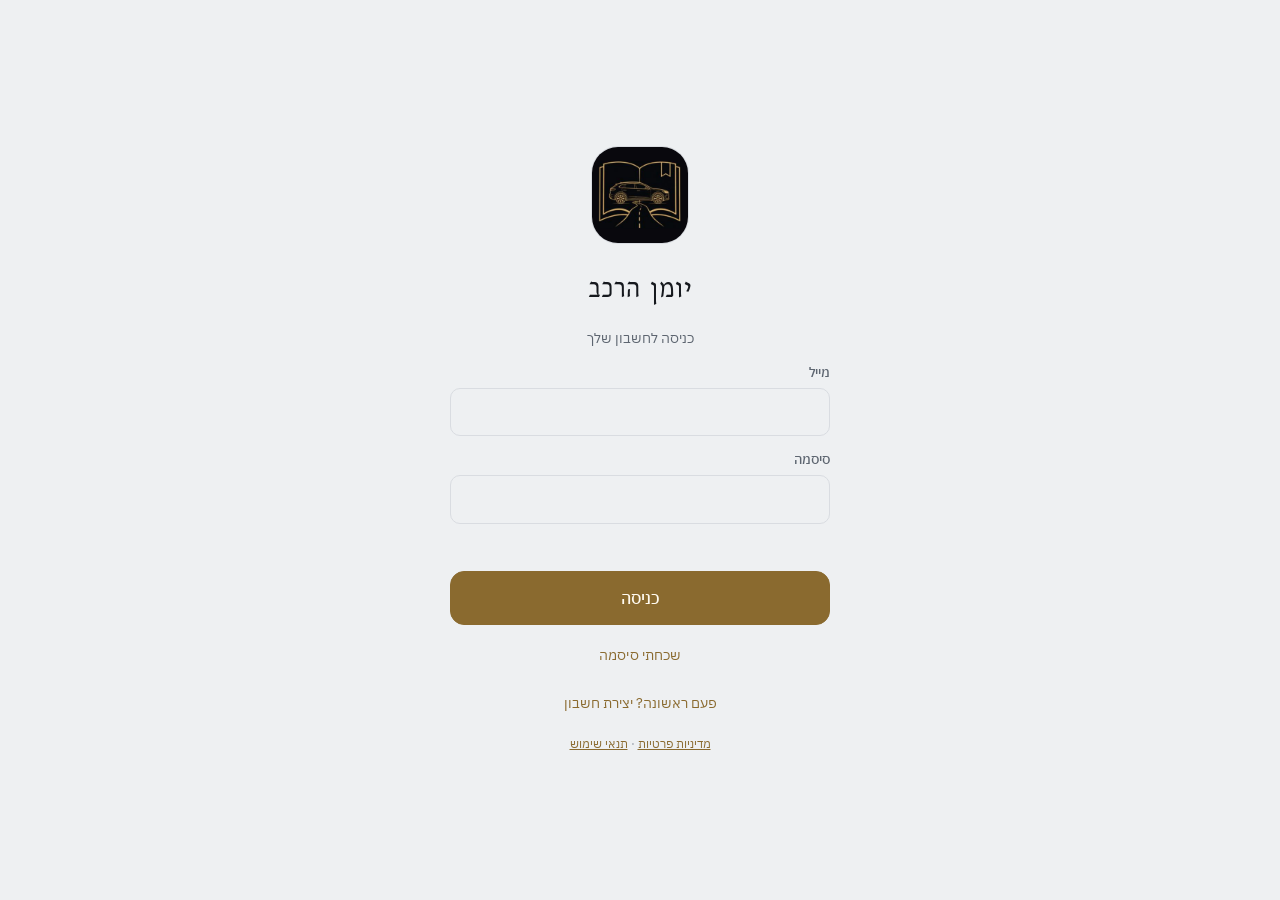
<file: index.html>
<!doctype html>
<html lang="he" dir="rtl">
<head>
<meta charset="utf-8">
<meta http-equiv="Content-Security-Policy" content="upgrade-insecure-requests">
<meta name="viewport" content="width=device-width,initial-scale=1,viewport-fit=cover">
<title>יומן הרכב</title>
<meta name="description" content="מעקב טיפולים, דלק, הוצאות ותזכורות לרכב">
<meta name="theme-color" content="#0c0f13">
<meta name="apple-mobile-web-app-capable" content="yes">
<meta name="mobile-web-app-capable" content="yes">
<meta name="apple-mobile-web-app-status-bar-style" content="black-translucent">
<meta name="apple-mobile-web-app-title" content="יומן הרכב">
<meta property="og:title" content="יומן הרכב">
<meta property="og:description" content="מעקב טיפולים, דלק, הוצאות ותזכורות לרכב">
<meta property="og:image" content="https://adircordoba24-svg.github.io/car-journal/icons/icon-512.png">
<meta property="og:type" content="website">
<meta property="og:locale" content="he_IL">
<link rel="manifest" href="manifest.webmanifest">
<link rel="apple-touch-icon" href="icons/apple-touch-icon.png">
<link rel="icon" type="image/png" sizes="32x32" href="icons/favicon-32.png">
<style>:root{padding-top:0;padding-bottom:0}body{margin:0}img{max-width:100%}[hidden]{display:none!important}</style>
<link rel="stylesheet" href="app.css?v=18437a6c00">
<script src="vendor/supabase.js"></script>
<script src="config.js"></script>
<script src="supabase-shim.js?v=590551e1e2"></script>
</head>
<body>
<link rel="preconnect" href="https://fonts.googleapis.com">
<link rel="preconnect" href="https://fonts.gstatic.com" crossorigin>
<link rel="stylesheet" href="https://fonts.googleapis.com/css2?family=Bellefair&family=IBM+Plex+Mono:wght@400;500&family=IBM+Plex+Sans+Hebrew:wght@300;400;500;600&display=swap">
<div class="splash" id="splash" aria-hidden="true">
  <div class="sp-in">
    <div class="sp-markwrap"><i class="sp-halo"></i><i class="sp-halo h2"></i><div class="sp-mark"><img src="icons/emblem.png" alt=""><i class="sp-shine"></i></div></div>
    <div class="sp-title"><span style="--i:0">י</span><span style="--i:1">ו</span><span style="--i:2">מ</span><span style="--i:3">ן</span><span class="sp-gap" style="--i:4"></span><span style="--i:5">ה</span><span style="--i:6">ר</span><span style="--i:7">כ</span><span style="--i:8">ב</span></div>
    <div class="sp-road"><i></i></div>
    <div class="sp-sub" id="spSub">המוסך הפרטי שלך</div>
  </div>
</div>

<div class="shell" id="shell">
<div class="scroller" id="scroller">
<div class="app" id="app">
  <header class="top">
    <div class="brand"><img class="mark" src="icons/emblem.png" alt="" width="52" height="52"><div class="brand-txt"><h1>יומן הרכב<button type="button" class="beta" id="betaTag" data-act="feedback" aria-label="גרסת בטא: שליחת משוב" hidden>בטא</button></h1><span class="sub-row"><span class="sub" id="subline">המוסך הפרטי שלך</span><button type="button" class="carpill" id="carBtn" data-act="cars" hidden>+ רכב</button></span></div></div>
    <div class="top-actions">
      <button class="iconbtn helpbtn" data-act="helpHere" aria-label="הסבר על המסך הזה" title="הסבר">?</button>
      <button class="iconbtn agentbtn" data-act="agentOpen" aria-label="הסוכן" title="הסוכן"><svg class="i" viewBox="0 0 24 24"><path d="M12 3l1.8 5.2L19 10l-5.2 1.8L12 17l-1.8-5.2L5 10l5.2-1.8zM19 15l.8 2.2L22 18l-2.2.8L19 21l-.8-2.2L16 18l2.2-.8z"/></svg></button>
      <button class="iconbtn" data-act="account" id="acctBtn" aria-label="החשבון שלי" title="החשבון שלי" hidden><svg class="i" viewBox="0 0 24 24"><path d="M12 12a4 4 0 1 0 0-8 4 4 0 0 0 0 8zM4 21a8 8 0 0 1 16 0"/></svg></button>
      <button class="iconbtn" data-act="quick" aria-label="רישום חדש" title="רישום חדש"><svg class="i" viewBox="0 0 24 24"><path d="M12 5v14M5 12h14"/></svg></button>
      <button class="iconbtn" data-act="car" aria-label="פרטי הרכב" title="פרטי הרכב"><svg class="i" viewBox="0 0 24 24"><path d="M4 20h4L19 9l-4-4L4 16zM14 6l4 4"/></svg></button>
    </div>
  </header>
  <div id="banner"></div>
  <main id="view"><div class="empty"><b>טוען את הנתונים…</b>מתחבר למאגר של היומן</div></main>
</div>
</div>
<nav class="nav" id="nav" aria-label="ניווט"></nav>
</div>
<button class="fab" data-act="fuelQuick" aria-label="תדלוק חדש"><svg class="i" viewBox="0 0 24 24"><path d="M4 21V5a2 2 0 0 1 2-2h7a2 2 0 0 1 2 2v16M3 21h13M6 9h7M15 8l3 3v7a1.5 1.5 0 0 0 3 0V9l-3-3"/></svg><span>תדלוק</span></button>
<div class="ov" id="ov" hidden><div class="sheet" role="dialog" aria-modal="true" aria-labelledby="mtitle"><div class="sheet-head"><h2 id="mtitle"></h2><button class="iconbtn" data-act="close" aria-label="סגירה"><svg class="i" viewBox="0 0 24 24"><path d="M6 6l12 12M18 6L6 18"/></svg></button></div><div id="mbody"></div></div></div>
<div class="toast" id="toast" hidden></div>

<script src="app.js?v=ed992cb69e"></script>
<script>if("serviceWorker" in navigator){window.addEventListener("load",function(){navigator.serviceWorker.register("sw.js").catch(function(){});});}</script>
</body>
</html>
</file>
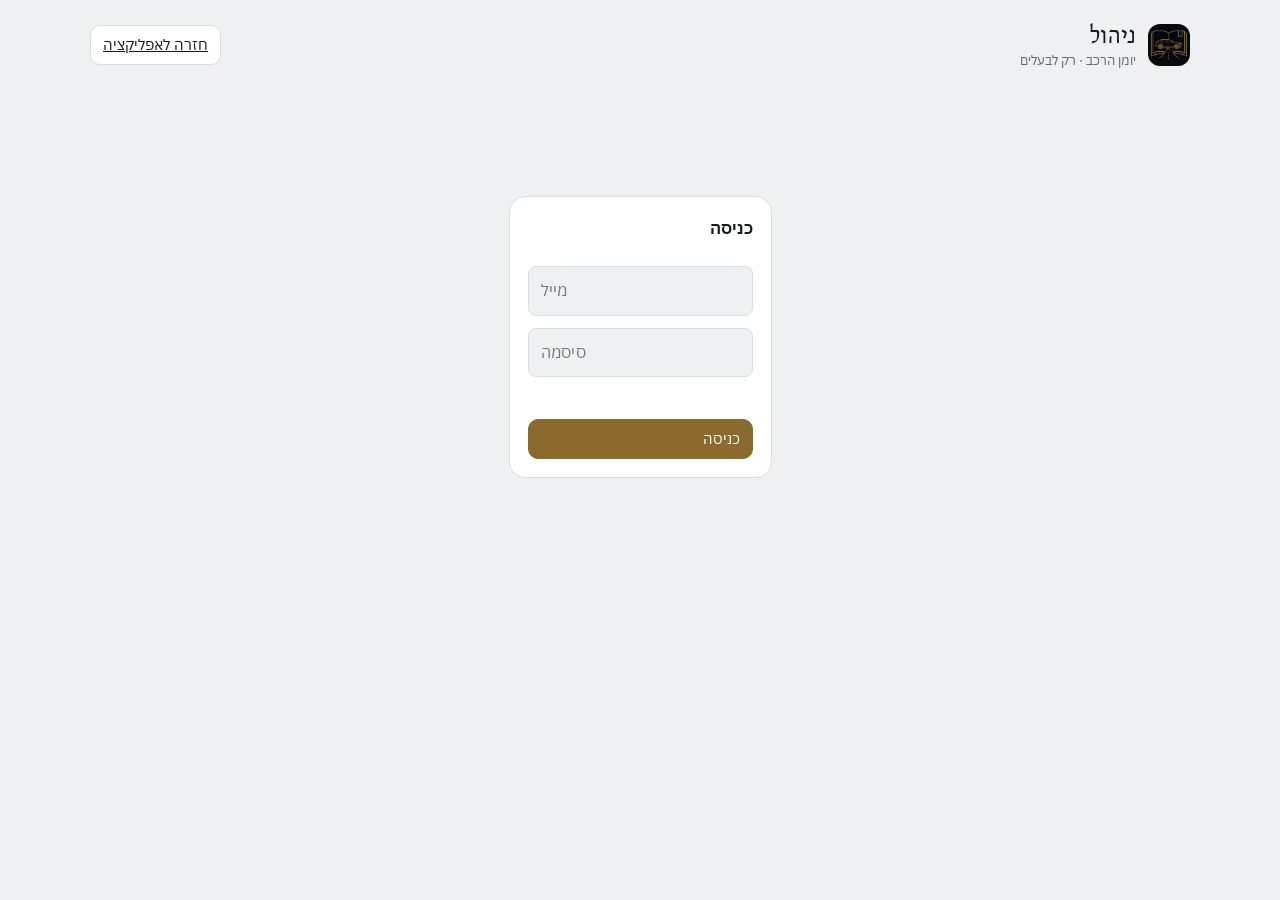
<file: admin.html>
<!doctype html>
<html lang="he" dir="rtl">
<head>
<meta charset="utf-8">
<meta name="viewport" content="width=device-width,initial-scale=1,viewport-fit=cover">
<meta name="robots" content="noindex,nofollow">
<title>ניהול · יומן הרכב</title>
<link rel="icon" type="image/png" sizes="32x32" href="icons/favicon-32.png">
<link rel="preconnect" href="https://fonts.googleapis.com"><link rel="preconnect" href="https://fonts.gstatic.com" crossorigin>
<link rel="stylesheet" href="https://fonts.googleapis.com/css2?family=Bellefair&family=IBM+Plex+Sans+Hebrew:wght@400;500;600&display=swap">
<style>
:root{--bg:#eef0f2;--surface:#fff;--fg:#16191e;--muted:#5d6570;--line:#d9dce1;--accent:#8a6a2f;--accent-soft:rgba(138,106,47,.12);--ok:#277a51;--warn:#8f6208;--crit:#b13f2e;color-scheme:light}
@media (prefers-color-scheme:dark){:root{--bg:#0c0f13;--surface:#141920;--fg:#ebe7df;--muted:#8d96a2;--line:#29313b;--accent:#cfb284;--accent-soft:rgba(207,178,132,.14);--ok:#5fbf8c;--warn:#e0b04f;--crit:#e5735f;color-scheme:dark}}
*{box-sizing:border-box}
body{margin:0;background:var(--bg);color:var(--fg);font:15px/1.6 "IBM Plex Sans Hebrew",system-ui,sans-serif;-webkit-font-smoothing:antialiased;
  padding:calc(env(safe-area-inset-top,0px) + 18px) max(16px,env(safe-area-inset-right,0px)) calc(env(safe-area-inset-bottom,0px) + 40px) max(16px,env(safe-area-inset-left,0px))}
.wrap{max-width:1100px;margin:0 auto;display:flex;flex-direction:column;gap:16px}
header{display:flex;align-items:center;gap:12px;justify-content:space-between;flex-wrap:wrap}
header .t{display:flex;align-items:center;gap:12px}
header img{width:42px;height:42px;border-radius:12px}
h1{font-family:Bellefair,Georgia,serif;font-weight:400;font-size:30px;margin:0;line-height:1.1}
h2{font-size:17px;margin:0 0 12px;font-weight:600}
.card{background:var(--surface);border:1px solid var(--line);border-radius:16px;padding:18px;min-width:0}
.tabs{display:flex;gap:6px;overflow-x:auto;padding-bottom:2px;scrollbar-width:none}
.tabs button{flex:none;border:1px solid var(--line);background:var(--surface);color:var(--fg);border-radius:999px;padding:8px 14px;font:inherit;cursor:pointer;white-space:nowrap}
.tabs button.on{border-color:var(--accent);color:var(--accent);box-shadow:0 0 0 1px var(--accent) inset}
button:focus-visible,a:focus-visible,select:focus-visible,input:focus-visible{outline:2px solid var(--accent);outline-offset:2px}
.kpis{display:grid;grid-template-columns:repeat(auto-fit,minmax(160px,1fr));gap:12px}
.kpi .v{font-size:30px;font-weight:600;line-height:1.1;font-variant-numeric:tabular-nums}
.kpi .l{color:var(--muted);font-size:13px}
.muted{color:var(--muted)}.small{font-size:13px}
.tw{overflow-x:auto;border:1px solid var(--line);border-radius:12px}
table{border-collapse:collapse;width:100%;min-width:760px;font-size:14px}
th,td{padding:9px 10px;border-bottom:1px solid var(--line);text-align:start;white-space:nowrap;vertical-align:middle}
th{font-weight:600;color:var(--muted);font-size:12.5px;background:var(--bg)}
tr:last-child td{border-bottom:0}
td.num,th.num{text-align:end;font-variant-numeric:tabular-nums}
select,input{font:inherit;background:var(--bg);color:var(--fg);border:1px solid var(--line);border-radius:8px;padding:6px 8px}
input[type=number]{width:70px}
.btn{display:inline-flex;align-items:center;gap:6px;border:1px solid var(--line);background:var(--surface);color:var(--fg);border-radius:10px;padding:7px 12px;font:inherit;cursor:pointer;min-height:36px}
.btn.primary{background:var(--accent);border-color:var(--accent);color:#fff}
@media (prefers-color-scheme:dark){.btn.primary{color:#16191e}}
.list{display:flex;flex-direction:column;gap:10px}
.item{border:1px solid var(--line);border-radius:12px;padding:12px 14px}
.item .h{display:flex;gap:8px;flex-wrap:wrap;align-items:center;font-size:13px;color:var(--muted);margin-bottom:6px}
.tag{display:inline-block;border:1px solid var(--line);border-radius:999px;padding:1px 9px;font-size:12px}
.tag.bug{color:var(--crit);border-color:var(--crit)}.tag.idea{color:var(--ok);border-color:var(--ok)}.tag.biz{color:var(--accent);border-color:var(--accent)}
.item p{margin:0;white-space:pre-wrap;word-break:break-word}
details summary{cursor:pointer;color:var(--muted);font-size:13px;margin-top:6px}
pre{white-space:pre-wrap;word-break:break-all;font-size:12px;background:var(--bg);padding:8px;border-radius:8px;margin:6px 0 0;max-height:220px;overflow:auto}
.bars{display:flex;flex-direction:column;gap:8px}
.bar{display:grid;grid-template-columns:120px 1fr 90px;gap:10px;align-items:center;font-size:14px}
.bar i{display:block;height:10px;border-radius:6px;background:var(--accent)}
.login{max-width:360px;margin:12vh auto;display:flex;flex-direction:column;gap:12px}
.login input{padding:11px 12px;font-size:16px}
.err{color:var(--crit);min-height:1.3em;font-size:14px}
.ok{color:var(--ok)}
[hidden]{display:none!important}
</style>
</head>
<body>
<div class="wrap">
  <header><div class="t"><img src="icons/emblem.png" alt=""><div><h1>ניהול</h1><div class="small muted">יומן הרכב · רק לבעלים</div></div></div>
    <div><a class="btn" href="./">חזרה לאפליקציה</a> <button class="btn" id="refresh" hidden>רענון</button></div></header>
  <form class="card login" id="login" hidden>
    <h2>כניסה</h2>
    <input type="email" id="em" placeholder="מייל" autocomplete="email" dir="ltr" required>
    <input type="password" id="pw" placeholder="סיסמה" autocomplete="current-password" dir="ltr" required>
    <div class="err" id="lerr" role="alert"></div>
    <button class="btn primary" type="submit">כניסה</button>
  </form>
  <div class="card" id="denied" hidden><h2>אין הרשאה</h2><p class="muted">המסך הזה זמין רק למנהל האפליקציה.</p></div>
  <nav class="tabs" id="tabs" hidden role="tablist">
    <button data-t="overview" class="on">סקירה</button><button data-t="users">משתמשים</button><button data-t="costs">עלויות AI</button>
    <button data-t="feedback">משוב</button><button data-t="errors">תקלות</button><button data-t="backups">גיבויים</button>
  </nav>
  <main id="main"></main>
</div>
<script src="vendor/supabase.js"></script>
<script src="config.js"></script>
<script>
(function(){
  "use strict";
  const C=window.CJ_CONFIG, sb=window.supabase.createClient(C.url,C.anonKey,{auth:{persistSession:true,autoRefreshToken:true,storageKey:"cj-auth"}});
  const $=s=>document.querySelector(s), main=$('#main');
  const esc=s=>String(s??'').replace(/[&<>"']/g,c=>({'&':'&amp;','<':'&lt;','>':'&gt;','"':'&quot;',"'":'&#39;'}[c]));
  const ILS=3.7; // rough USD→ILS for display
  const usd=v=>'$'+(+v||0).toFixed(v<1?3:2), ils=v=>'₪'+((+v||0)*ILS).toFixed(2);
  const dt=s=>s?new Date(s).toLocaleDateString('he-IL',{day:'numeric',month:'short',year:'2-digit'}):'—';
  const dtt=s=>s?new Date(s).toLocaleString('he-IL',{day:'numeric',month:'short',hour:'2-digit',minute:'2-digit'}):'—';
  const ago=s=>{if(!s)return 'לא נכנס';const d=Math.floor((Date.now()-new Date(s))/864e5);return d<=0?'היום':d===1?'אתמול':`לפני ${d} ימים`;};
  const KIND={receipt:'סריקות',chat:'יועץ',analysis:'ניתוחים ומסמכים',voice:'תמלול קול'};
  let tab='overview', cache={};
  async function rpc(n,a){const r=await sb.rpc(n,a||{});if(r.error)throw r.error;return r.data;}

  async function start(){
    const s=(await sb.auth.getSession()).data.session;
    if(!s){$('#login').hidden=false;return;}
    let admin=false;try{admin=await rpc('is_admin');}catch(e){}
    if(!admin){$('#denied').hidden=false;return;}
    $('#tabs').hidden=false;$('#refresh').hidden=false;show();
  }
  $('#login').onsubmit=async e=>{e.preventDefault();$('#lerr').textContent='';
    const r=await sb.auth.signInWithPassword({email:$('#em').value.trim(),password:$('#pw').value});
    if(r.error){$('#lerr').textContent='הכניסה לא הצליחה';return;}$('#login').hidden=true;start();};
  $('#tabs').onclick=e=>{const b=e.target.closest('button[data-t]');if(!b)return;tab=b.dataset.t;document.querySelectorAll('#tabs button').forEach(x=>x.classList.toggle('on',x===b));show();};
  $('#refresh').onclick=()=>{cache={};show();};
  async function get(k,f){if(!cache[k])cache[k]=await f();return cache[k];}

  async function show(){
    main.innerHTML='<div class="card muted">טוען…</div>';
    try{main.innerHTML=await ({overview,users,costs,feedback,errors,backups}[tab])();bind();}
    catch(e){main.innerHTML=`<div class="card err">שגיאה: ${esc(e.message||e)}</div>`;}
  }
  async function overview(){
    const [u,c,f,er]=await Promise.all([get('users',()=>rpc('admin_users')),get('costs',()=>rpc('admin_costs',{p_days:30})),get('fb',()=>rpc('admin_feedback',{p_limit:100})),get('err',()=>rpc('admin_errors',{p_limit:100}))]);
    const wk=Date.now()-7*864e5, month=new Date();month.setDate(1);month.setHours(0,0,0,0);
    const active=u.filter(x=>x.last_sign_in_at&&new Date(x.last_sign_in_at)>wk).length, fresh=u.filter(x=>new Date(x.created_at)>wk).length;
    const mUsd=c.filter(x=>new Date(x.day)>=month).reduce((s,x)=>s+ +x.usd,0), mCalls=c.filter(x=>new Date(x.day)>=month).reduce((s,x)=>s+ +x.calls,0);
    const errWk=er.filter(x=>new Date(x.at)>wk).length;
    const perUser=u.length?mUsd/u.length:0;
    return `<section class="kpis">
      ${[['משתמשים',u.length,fresh?`+${fresh} השבוע`:''],['פעילים ב־7 ימים',active,''],['עלות AI החודש',ils(mUsd),usd(mUsd)+` · ${mCalls} פעולות`],['ממוצע למשתמש',ils(perUser),'החודש'],['משוב',f.length,''],['תקלות ב־7 ימים',errWk,'']].map(([l,v,s])=>`<div class="card kpi"><div class="l">${l}</div><div class="v">${v}</div>${s?`<div class="small muted">${esc(s)}</div>`:''}</div>`).join('')}
    </section>
    <section class="card"><h2>משוב אחרון</h2>${f.length?`<div class="list">${f.slice(0,4).map(fbItem).join('')}</div>`:'<p class="muted">עוד אין משוב.</p>'}</section>
    <section class="card"><h2>תקלות אחרונות</h2>${er.length?`<div class="list">${er.slice(0,4).map(errItem).join('')}</div>`:'<p class="muted">אין תקלות. 👏</p>'}</section>`;
  }
  async function users(){
    const u=await get('users',()=>rpc('admin_users'));
    return `<section class="card"><h2>משתמשים (${u.length})</h2><div class="tw"><table><thead><tr>
      <th>מייל</th><th>הצטרף</th><th>נכנס לאחרונה</th><th class="num">רכבים</th><th class="num">רישומים</th><th class="num">AI החודש</th><th class="num">תקלות</th><th>תוכנית</th><th class="num">מקס׳ רכבים</th><th></th></tr></thead><tbody>
      ${u.map(x=>`<tr data-u="${esc(x.id)}"><td dir="ltr" style="text-align:end">${esc(x.email)}</td><td>${dt(x.created_at)}</td><td>${ago(x.last_sign_in_at)}</td><td class="num">${x.cars}</td><td class="num">${x.records}</td>
        <td class="num">${x.ai_calls_month} · ${ils(x.ai_usd_month)}</td><td class="num">${x.errors_week||''}</td>
        <td><select class="pl"><option value="private" ${x.plan==='private'?'selected':''}>פרטי</option><option value="business" ${x.plan==='business'?'selected':''}>עסקי</option></select></td>
        <td class="num"><input type="number" class="mx" min="1" max="200" value="${x.max_cars}"></td><td><button class="btn sv">שמירה</button></td></tr>`).join('')}
      </tbody></table></div><p class="small muted">חשבון עסקי: בוחרים "עסקי" ומספר רכבים, ושומרים. השינוי נכנס לתוקף בכניסה הבאה של המשתמש לאפליקציה.</p></section>`;
  }
  async function costs(){
    const c=await get('costs',()=>rpc('admin_costs',{p_days:30}));
    const byKind={};c.forEach(x=>{const k=byKind[x.kind]||(byKind[x.kind]={calls:0,usd:0});k.calls+= +x.calls;k.usd+= +x.usd;});
    const tot=Object.values(byKind).reduce((s,x)=>s+x.usd,0), max=Math.max(0.0001,...Object.values(byKind).map(x=>x.usd));
    const days={};c.forEach(x=>{days[x.day]=(days[x.day]||0)+ +x.usd;});
    return `<section class="card"><h2>30 הימים האחרונים: ${ils(tot)} (${usd(tot)})</h2>
      ${Object.keys(byKind).length?`<div class="bars">${Object.entries(byKind).sort((a,b)=>b[1].usd-a[1].usd).map(([k,v])=>`<div class="bar"><span>${KIND[k]||esc(k)}</span><i style="width:${Math.max(2,v.usd/max*100)}%"></i><span class="small" style="text-align:end">${ils(v.usd)} · ${v.calls}</span></div>`).join('')}</div>
      <p class="small muted">ממוצע לפעולה: ${Object.entries(byKind).map(([k,v])=>`${KIND[k]||k} ${ils(v.usd/v.calls)}`).join(' · ')}</p>`:'<p class="muted">עוד אין פעולות סוכן שנרשמו.</p>'}
      <p class="small muted">שקלים לפי שער משוער של ${ILS} ₪ לדולר.</p></section>
      <section class="card"><h2>לפי יום</h2><div class="tw"><table style="min-width:420px"><thead><tr><th>יום</th><th>סוג</th><th class="num">פעולות</th><th class="num">טוקנים (קלט/פלט)</th><th class="num">עלות</th></tr></thead><tbody>
      ${c.map(x=>`<tr><td>${dt(x.day)}</td><td>${KIND[x.kind]||esc(x.kind)}</td><td class="num">${x.calls}</td><td class="num">${(+x.tokens_in).toLocaleString()} / ${(+x.tokens_out).toLocaleString()}</td><td class="num">${ils(x.usd)}</td></tr>`).join('')||'<tr><td colspan="5" class="muted">אין נתונים</td></tr>'}
      </tbody></table></div></section>`;
  }
  const fbItem=x=>{const biz=/חשבון עסקי/.test(x.body||'');return `<div class="item"><div class="h"><span class="tag ${biz?'biz':x.kind}">${biz?'חשבון עסקי':x.kind==='bug'?'תקלה':x.kind==='idea'?'רעיון':'אחר'}</span><span dir="ltr">${esc(x.email||'')}</span><span>${dtt(x.at)}</span>${x.ver?`<span>גרסה ${esc(x.ver)}</span>`:''}</div><p>${esc(x.body)}</p></div>`;};
  const errItem=x=>`<div class="item"><div class="h"><span dir="ltr">${esc(x.email||'')}</span><span>${dtt(x.at)}</span>${x.src?`<span dir="ltr">${esc(String(x.src).slice(0,60))}</span>`:''}</div><p dir="ltr" style="text-align:end">${esc(x.msg)}</p>${x.stack?`<details><summary>פרטים טכניים</summary><pre dir="ltr">${esc(x.stack)}</pre><div class="small muted" dir="ltr">${esc(x.ua||'')}</div></details>`:''}</div>`;
  async function feedback(){const f=await get('fb',()=>rpc('admin_feedback',{p_limit:200}));return `<section class="card"><h2>משוב (${f.length})</h2>${f.length?`<div class="list">${f.map(fbItem).join('')}</div>`:'<p class="muted">עוד אין משוב.</p>'}</section>`;}
  async function errors(){const e=await get('err',()=>rpc('admin_errors',{p_limit:200}));return `<section class="card"><h2>תקלות (${e.length})</h2>${e.length?`<div class="list">${e.map(errItem).join('')}</div>`:'<p class="muted">אין תקלות. 👏</p>'}</section>`;}
  async function backups(){
    const b=await rpc('admin_backups');
    return `<section class="card"><h2>גיבויים</h2><p class="small muted">כל לילה בשעה 02:15 נשמר גיבוי של כל מסד הנתונים (14 הימים האחרונים). קבצי הקבלות עצמם נשמרים בנפרד ולא נכללים כאן.</p>
      <p><button class="btn primary" id="bkNow">גיבוי עכשיו</button> <button class="btn" id="bkDrill">תרגול שחזור</button> <button class="btn" id="wTest">בדיקת התראות אליי</button> <span id="bkSt" class="small" role="status"></span></p>
      <div id="drillOut"></div>
      <div class="tw"><table style="min-width:420px"><thead><tr><th>קובץ</th><th>נוצר</th><th class="num">גודל</th><th></th></tr></thead><tbody>
      ${b.map(x=>`<tr><td dir="ltr" style="text-align:end">${esc(x.name)}</td><td>${dtt(x.created_at)}</td><td class="num">${(x.size/1024).toFixed(1)} KB</td><td><button class="btn dl" data-n="${esc(x.name)}">הורדה</button></td></tr>`).join('')||'<tr><td colspan="4" class="muted">עוד אין גיבויים</td></tr>'}
      </tbody></table></div></section>`;
  }
  function bind(){
    main.querySelectorAll('tr[data-u] .sv').forEach(b=>b.onclick=async()=>{const tr=b.closest('tr');b.disabled=true;
      try{await rpc('admin_set_plan',{p_user:tr.dataset.u,p_plan:tr.querySelector('.pl').value,p_max:+tr.querySelector('.mx').value||2});b.textContent='נשמר ✓';delete cache.users;}catch(e){b.textContent='שגיאה';}setTimeout(()=>{b.disabled=false;b.textContent='שמירה';},1800);});
    main.querySelectorAll('.dl').forEach(b=>b.onclick=async()=>{const r=await sb.storage.from('backups').createSignedUrl(b.dataset.n,300,{download:true});if(r.data)location.href=r.data.signedUrl;});
    const dr=$('#bkDrill');if(dr)dr.onclick=async()=>{dr.disabled=true;$('#bkSt').textContent='משחזר את הגיבוי האחרון לטבלת בדיקה…';$('#bkSt').className='small';
      const r=await sb.functions.invoke('backup',{body:{action:'drill'}});dr.disabled=false;const d=r.data||{};
      if(r.error||!d.ok){$('#bkSt').textContent='התרגול נכשל'+(d.step?' בשלב '+d.step:'');$('#bkSt').className='small err';return;}
      $('#bkSt').textContent='התרגול הצליח ✓';$('#bkSt').className='small ok';
      $('#drillOut').innerHTML=`<div class="card" style="margin-top:10px"><b>הגיבוי ${esc(d.file)} (לפני ${d.ageHours} שעות) נפתח ושוחזר במלואו.</b>
        <p class="small">${d.restored} רשומות שוחזרו. ${d.sameAsLive} זהות למצב היום, ${d.changedSince} שונו מאז, ${d.addedSince} נוספו מאז, ${d.deletedSince} נמחקו מאז. ${d.users} משתמשים בגיבוי. לקח ${(d.ms/1000).toFixed(1)} שניות.</p>
        <div class="tw"><table><thead><tr><th>טבלה</th><th class="num">בגיבוי</th><th class="num">היום</th></tr></thead><tbody>${Object.entries(d.tables||{}).map(([t,v])=>`<tr><td dir="ltr" style="text-align:end">${esc(t)}</td><td class="num">${v.backup}</td><td class="num">${v.live}</td></tr>`).join('')}</tbody></table></div></div>`;};
    const wt=$('#wTest');if(wt)wt.onclick=async()=>{wt.disabled=true;const r=await sb.functions.invoke('watch',{body:{action:'test'}});wt.disabled=false;const n=r.data&&r.data.sent;
      $('#bkSt').textContent=r.error?'לא הצלחתי לשלוח':n?'נשלחה התראה לטלפון ✓':'אין טלפון עם התראות פעילות בחשבון המנהל';$('#bkSt').className='small '+(r.error||!n?'err':'ok');};
    const bk=$('#bkNow');if(bk)bk.onclick=async()=>{bk.disabled=true;$('#bkSt').textContent='מגבה…';
      const r=await sb.functions.invoke('backup',{body:{}});$('#bkSt').textContent=r.error?'הגיבוי נכשל':'נשמר ✓';$('#bkSt').className='small '+(r.error?'err':'ok');setTimeout(show,800);};
  }
  start();
})();
</script>
</body>
</html>
</file>
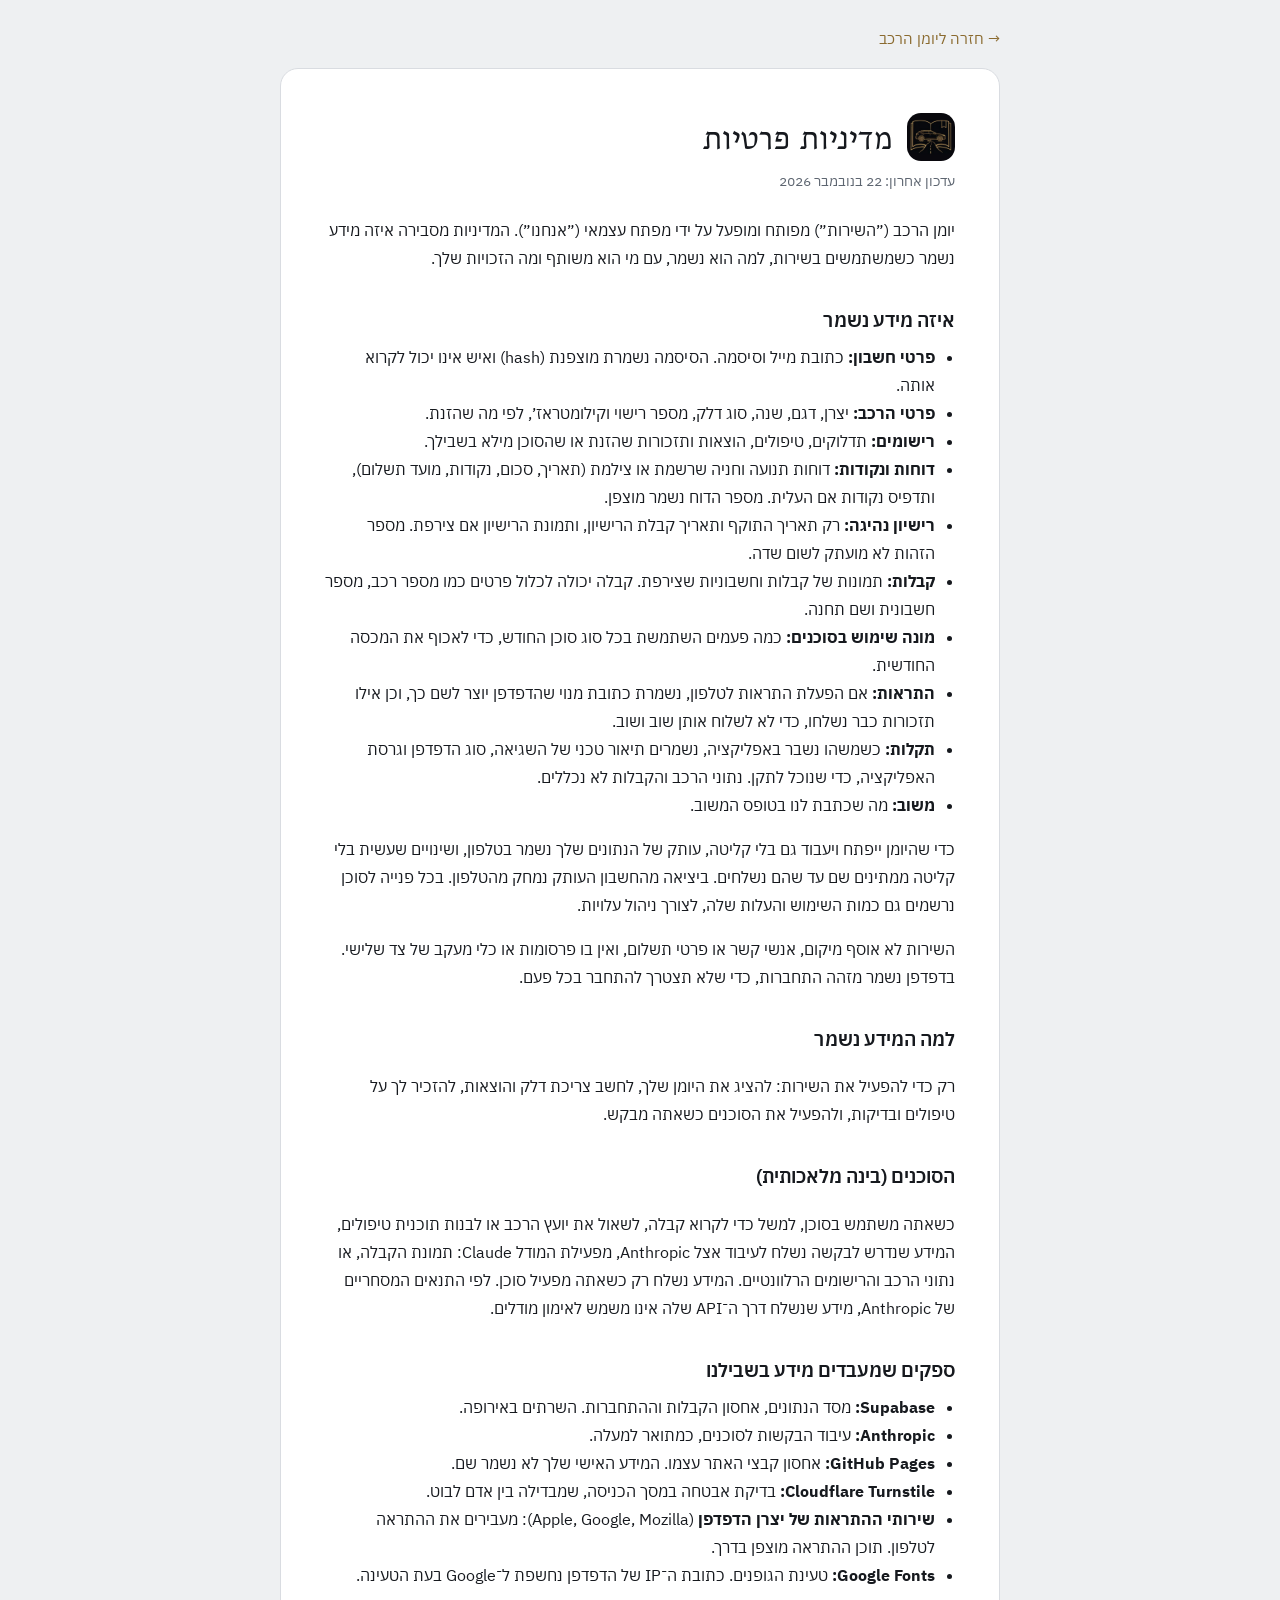
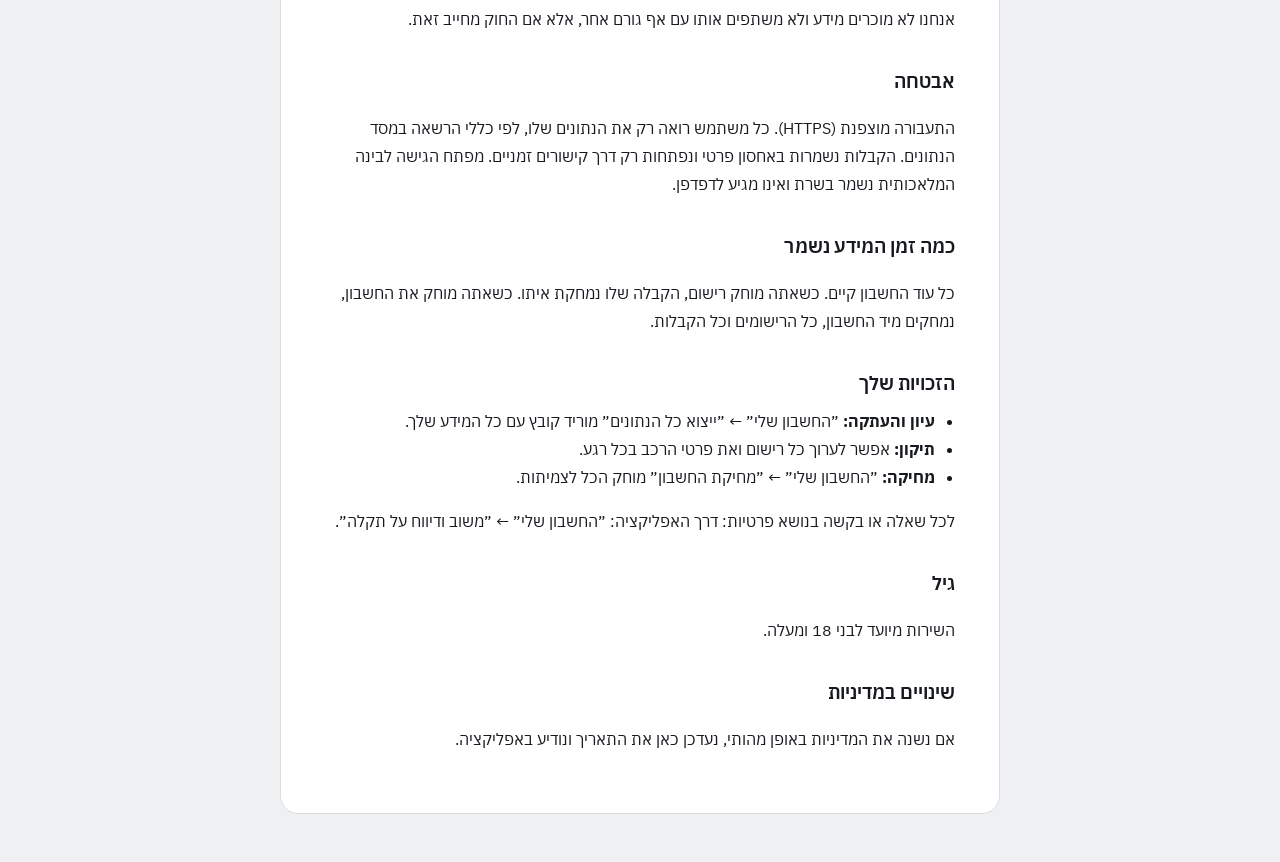
<file: privacy.html>
<!doctype html>
<html lang="he" dir="rtl">
<head>
<meta charset="utf-8">
<meta name="viewport" content="width=device-width,initial-scale=1,viewport-fit=cover">
<title>מדיניות פרטיות · יומן הרכב</title>
<meta name="description" content="איזה מידע יומן הרכב שומר, למה, ומה הזכויות שלך">
<link rel="icon" type="image/png" sizes="32x32" href="icons/favicon-32.png">
<link rel="preconnect" href="https://fonts.googleapis.com"><link rel="preconnect" href="https://fonts.gstatic.com" crossorigin>
<link rel="stylesheet" href="https://fonts.googleapis.com/css2?family=Bellefair&family=IBM+Plex+Sans+Hebrew:wght@400;500;600&display=swap">
<style>
:root{--bg:#eef0f2;--surface:#fff;--fg:#16191e;--muted:#5d6570;--line:#d9dce1;--accent:#8a6a2f;--todo:#fff4d6;--todo-ink:#6b4a00;color-scheme:light}
@media (prefers-color-scheme:dark){:root{--bg:#0c0f13;--surface:#141920;--fg:#ebe7df;--muted:#8d96a2;--line:#29313b;--accent:#cfb284;--todo:#3a2f12;--todo-ink:#f3d58c;color-scheme:dark}}
*{box-sizing:border-box}
body{margin:0;background:var(--bg);color:var(--fg);font:16px/1.75 "IBM Plex Sans Hebrew","Heebo",system-ui,sans-serif;-webkit-font-smoothing:antialiased;
  padding:calc(env(safe-area-inset-top,0px) + 24px) max(16px,env(safe-area-inset-right,0px)) calc(env(safe-area-inset-bottom,0px) + 48px) max(16px,env(safe-area-inset-left,0px))}
main{max-width:720px;margin:0 auto;background:var(--surface);border:1px solid var(--line);border-radius:18px;padding:clamp(20px,5vw,44px)}
header{display:flex;align-items:center;gap:14px;margin-bottom:8px}
header img{width:48px;height:48px;border-radius:14px}
h1{font-family:"Bellefair",Georgia,serif;font-weight:400;font-size:clamp(30px,6vw,40px);margin:0;line-height:1.15;text-wrap:balance}
h2{font-size:19px;font-weight:600;margin:32px 0 6px}
p,li{max-width:65ch}
ul{padding-inline-start:20px;margin:6px 0}
.meta{color:var(--muted);font-size:14px;margin:4px 0 22px}
a{color:var(--accent)}
.back{display:inline-block;max-width:720px;margin:0 auto 16px;color:var(--accent);text-decoration:none;font-size:15px}
.wrap{max-width:720px;margin:0 auto}
a:focus-visible{outline:2px solid var(--accent);outline-offset:2px;border-radius:4px}
</style>
</head>
<body>
<div class="wrap"><a class="back" href="./">→ חזרה ליומן הרכב</a></div>
<main>
<header><img src="icons/emblem.png" alt=""><h1>מדיניות פרטיות</h1></header>
<p class="meta">עדכון אחרון: 22 בנובמבר 2026</p>
<p>יומן הרכב (״השירות״) מפותח ומופעל על ידי מפתח עצמאי (״אנחנו״). המדיניות מסבירה איזה מידע נשמר כשמשתמשים בשירות, למה הוא נשמר, עם מי הוא משותף ומה הזכויות שלך.</p>
<h2>איזה מידע נשמר</h2>
<ul>
<li><b>פרטי חשבון:</b> כתובת מייל וסיסמה. הסיסמה נשמרת מוצפנת (hash) ואיש אינו יכול לקרוא אותה.</li>
<li><b>פרטי הרכב:</b> יצרן, דגם, שנה, סוג דלק, מספר רישוי וקילומטראז׳, לפי מה שהזנת.</li>
<li><b>רישומים:</b> תדלוקים, טיפולים, הוצאות ותזכורות שהזנת או שהסוכן מילא בשבילך.</li>
<li><b>דוחות ונקודות:</b> דוחות תנועה וחניה שרשמת או צילמת (תאריך, סכום, נקודות, מועד תשלום), ותדפיס נקודות אם העלית. מספר הדוח נשמר מוצפן.</li>
<li><b>רישיון נהיגה:</b> רק תאריך התוקף ותאריך קבלת הרישיון, ותמונת הרישיון אם צירפת. מספר הזהות לא מועתק לשום שדה.</li>
<li><b>קבלות:</b> תמונות של קבלות וחשבוניות שצירפת. קבלה יכולה לכלול פרטים כמו מספר רכב, מספר חשבונית ושם תחנה.</li>
<li><b>מונה שימוש בסוכנים:</b> כמה פעמים השתמשת בכל סוג סוכן החודש, כדי לאכוף את המכסה החודשית.</li>
<li><b>התראות:</b> אם הפעלת התראות לטלפון, נשמרת כתובת מנוי שהדפדפן יוצר לשם כך, וכן אילו תזכורות כבר נשלחו, כדי לא לשלוח אותן שוב ושוב.</li>
<li><b>תקלות:</b> כשמשהו נשבר באפליקציה, נשמרים תיאור טכני של השגיאה, סוג הדפדפן וגרסת האפליקציה, כדי שנוכל לתקן. נתוני הרכב והקבלות לא נכללים.</li>
<li><b>משוב:</b> מה שכתבת לנו בטופס המשוב.</li>
</ul>
<p>כדי שהיומן ייפתח ויעבוד גם בלי קליטה, עותק של הנתונים שלך נשמר בטלפון, ושינויים שעשית בלי קליטה ממתינים שם עד שהם נשלחים. ביציאה מהחשבון העותק נמחק מהטלפון. בכל פנייה לסוכן נרשמים גם כמות השימוש והעלות שלה, לצורך ניהול עלויות.</p>
<p>השירות לא אוסף מיקום, אנשי קשר או פרטי תשלום, ואין בו פרסומות או כלי מעקב של צד שלישי. בדפדפן נשמר מזהה התחברות, כדי שלא תצטרך להתחבר בכל פעם.</p>
<h2>למה המידע נשמר</h2>
<p>רק כדי להפעיל את השירות: להציג את היומן שלך, לחשב צריכת דלק והוצאות, להזכיר לך על טיפולים ובדיקות, ולהפעיל את הסוכנים כשאתה מבקש.</p>
<h2>הסוכנים (בינה מלאכותית)</h2>
<p>כשאתה משתמש בסוכן, למשל כדי לקרוא קבלה, לשאול את יועץ הרכב או לבנות תוכנית טיפולים, המידע שנדרש לבקשה נשלח לעיבוד אצל Anthropic, מפעילת המודל Claude: תמונת הקבלה, או נתוני הרכב והרישומים הרלוונטיים. המידע נשלח רק כשאתה מפעיל סוכן. לפי התנאים המסחריים של Anthropic, מידע שנשלח דרך ה־API שלה אינו משמש לאימון מודלים.</p>
<h2>ספקים שמעבדים מידע בשבילנו</h2>
<ul>
<li><b>Supabase:</b> מסד הנתונים, אחסון הקבלות וההתחברות. השרתים באירופה.</li>
<li><b>Anthropic:</b> עיבוד הבקשות לסוכנים, כמתואר למעלה.</li>
<li><b>GitHub Pages:</b> אחסון קבצי האתר עצמו. המידע האישי שלך לא נשמר שם.</li>
<li><b>Cloudflare Turnstile:</b> בדיקת אבטחה במסך הכניסה, שמבדילה בין אדם לבוט.</li>
<li><b>שירותי ההתראות של יצרן הדפדפן</b> (Apple, Google, Mozilla): מעבירים את ההתראה לטלפון. תוכן ההתראה מוצפן בדרך.</li>
<li><b>Google Fonts:</b> טעינת הגופנים. כתובת ה־IP של הדפדפן נחשפת ל־Google בעת הטעינה.</li>
</ul>
<p>אנחנו לא מוכרים מידע ולא משתפים אותו עם אף גורם אחר, אלא אם החוק מחייב זאת.</p>
<h2>אבטחה</h2>
<p>התעבורה מוצפנת (HTTPS). כל משתמש רואה רק את הנתונים שלו, לפי כללי הרשאה במסד הנתונים. הקבלות נשמרות באחסון פרטי ונפתחות רק דרך קישורים זמניים. מפתח הגישה לבינה המלאכותית נשמר בשרת ואינו מגיע לדפדפן.</p>
<h2>כמה זמן המידע נשמר</h2>
<p>כל עוד החשבון קיים. כשאתה מוחק רישום, הקבלה שלו נמחקת איתו. כשאתה מוחק את החשבון, נמחקים מיד החשבון, כל הרישומים וכל הקבלות.</p>
<h2>הזכויות שלך</h2>
<ul>
<li><b>עיון והעתקה:</b> ״החשבון שלי״ ← ״ייצוא כל הנתונים״ מוריד קובץ עם כל המידע שלך.</li>
<li><b>תיקון:</b> אפשר לערוך כל רישום ואת פרטי הרכב בכל רגע.</li>
<li><b>מחיקה:</b> ״החשבון שלי״ ← ״מחיקת החשבון״ מוחק הכל לצמיתות.</li>
</ul>
<p>לכל שאלה או בקשה בנושא פרטיות: דרך האפליקציה: ״החשבון שלי״ ← ״משוב ודיווח על תקלה״.</p>
<h2>גיל</h2>
<p>השירות מיועד לבני 18 ומעלה.</p>
<h2>שינויים במדיניות</h2>
<p>אם נשנה את המדיניות באופן מהותי, נעדכן כאן את התאריך ונודיע באפליקציה.</p>
</main>
</body>
</html>
</file>
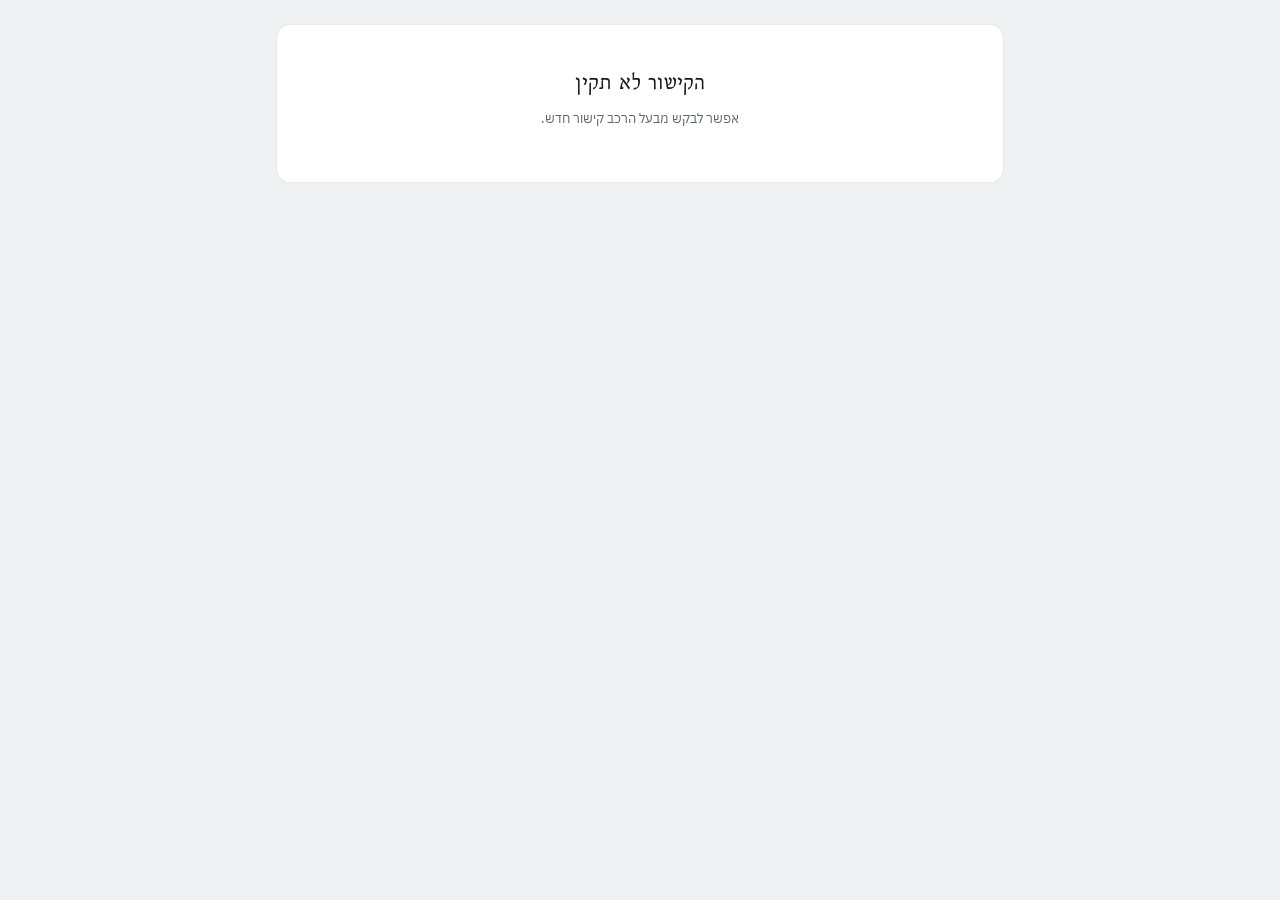
<file: share.html>
<!doctype html>
<html lang="he" dir="rtl">
<head>
<meta charset="utf-8">
<meta name="viewport" content="width=device-width,initial-scale=1,viewport-fit=cover">
<meta name="robots" content="noindex,nofollow">
<meta name="referrer" content="no-referrer">
<title>היסטוריית רכב · יומן הרכב</title>
<link rel="icon" type="image/png" href="icons/favicon-32.png">
<link rel="preconnect" href="https://fonts.googleapis.com"><link rel="preconnect" href="https://fonts.gstatic.com" crossorigin>
<link rel="stylesheet" href="https://fonts.googleapis.com/css2?family=Bellefair&family=IBM+Plex+Mono:wght@400;500&family=IBM+Plex+Sans+Hebrew:wght@400;500;600&display=swap">
<style>
:root{--bg:#eef0f2;--surface:#fff;--raised:#f6f5f2;--line:#d9dce1;--soft:#e7e9ec;--fg:#16191e;--muted:#5d6570;--accent:#8a6a2f;--ok:#226d48;--warn:#8f6208;--crit:#b13f2e;
  --f-d:"Bellefair",Georgia,serif;--f-b:"IBM Plex Sans Hebrew","Heebo",system-ui,sans-serif;--f-m:"IBM Plex Mono",ui-monospace,monospace;color-scheme:light}
@media (prefers-color-scheme:dark){:root{--bg:#0c0f13;--surface:#141920;--raised:#1b2129;--line:#29313b;--soft:#1f262f;--fg:#ebe7df;--muted:#8d96a2;--accent:#cfb284;--ok:#6fbf95;--warn:#e2b04f;--crit:#ec806e;color-scheme:dark}}
*{box-sizing:border-box}body{margin:0;background:var(--bg);color:var(--fg);font:15px/1.55 var(--f-b);-webkit-font-smoothing:antialiased}
main{max-width:760px;margin:0 auto;padding:24px max(16px,env(safe-area-inset-left)) 40px max(16px,env(safe-area-inset-right));display:flex;flex-direction:column;gap:16px}
.card{background:var(--surface);border:1px solid var(--soft);border-radius:14px;padding:18px}
.head{display:flex;gap:14px;align-items:center;flex-wrap:wrap}.head img{width:52px;height:52px;border-radius:13px}
.k{font-size:12px;letter-spacing:.16em;color:var(--accent);font-weight:600}h1{font:32px/1.1 var(--f-d);margin:2px 0}.m{color:var(--muted);font-size:14px}
.plate{margin-inline-start:auto;display:flex;align-items:center;gap:8px;background:#f2c230;color:#141414;border-radius:6px;padding:5px 12px 5px 6px;font:600 20px var(--f-m);direction:ltr}.plate span{background:#1f4fa8;color:#fff;font-size:10px;padding:4px 5px;border-radius:3px}
.tiles{display:grid;grid-template-columns:repeat(auto-fit,minmax(140px,1fr));gap:10px}.tiles div{background:var(--raised);border-radius:10px;padding:10px 12px;display:flex;flex-direction:column}.tiles span{font-size:12.5px;color:var(--muted)}.tiles b{font:500 21px var(--f-m)}
h2{font:22px var(--f-d);margin:0 0 10px}
.tw{overflow-x:auto}table{width:100%;border-collapse:collapse;font-size:14px}th{text-align:start;font-weight:600;color:var(--muted);padding:8px;border-bottom:1px solid var(--line);white-space:nowrap}td{padding:8px;border-bottom:1px solid var(--soft);vertical-align:top}
.n{font-family:var(--f-m);white-space:nowrap}.warn{color:var(--crit);font-weight:600}.ok{color:var(--ok)}
.note{font-size:13px;color:var(--muted)}.msg{text-align:center;padding:40px 16px}
footer{text-align:center;font-size:12.5px;color:var(--muted)}footer a{color:var(--accent)}
</style>
</head>
<body>
<main id="m"><div class="card msg">טוען…</div></main>
<script src="config.js"></script>
<script>
(function(){
  var C=window.CJ_CONFIG||{},m=document.getElementById('m');
  var esc=function(s){return String(s==null?'':s).replace(/[&<>"']/g,function(c){return {'&':'&amp;','<':'&lt;','>':'&gt;','"':'&quot;',"'":'&#39;'}[c];});};
  var fd=function(s){if(!s)return '—';var d=new Date(String(s).slice(0,10)+'T12:00:00');return isNaN(d)?esc(s):d.toLocaleDateString('he-IL',{day:'numeric',month:'short',year:'numeric'});};
  var km=function(v){return v==null?'—':Math.round(v).toLocaleString('en-US');};
  var ils=function(v){return v==null?'—':'₪'+Math.round(v).toLocaleString('en-US');};
  var token=location.hash.slice(1);history.replaceState(null,'',location.pathname);
  function fail(t){m.innerHTML='<div class="card msg"><h1 style="font-size:26px">'+t+'</h1><p class="note">אפשר לבקש מבעל הרכב קישור חדש.</p></div>';}
  if(!/^[\w-]{20,}$/.test(token)){fail('הקישור לא תקין');return;}
  fetch(C.url+'/rest/v1/rpc/share_get',{method:'POST',headers:{apikey:C.anonKey,'Content-Type':'application/json'},body:JSON.stringify({p_token:token})})
  .then(function(r){return r.json();}).then(function(j){
    if(!j||j.error==='not_found'||!j.snapshot){fail('הקישור לא נמצא או בוטל');return;}
    if(j.error==='expired'){fail('תוקף הקישור פג');return;}
    var s=j.snapshot,c=s.car||{};
    var h='<section class="card"><div class="head"><img src="icons/emblem.png" alt=""><div><div class="k">היסטוריית רכב</div><h1>'+esc(c.name)+'</h1><div class="m">'+esc([c.year,c.fuel?'דלק '+c.fuel:'',c.color].filter(Boolean).join(' · '))+'</div></div>'+(c.plate?'<div class="plate"><span>IL</span>'+esc(c.plate)+'</div>':'')+'</div></section>';
    h+='<section class="tiles"><div><span>קילומטראז׳</span><b>'+km(s.odometer)+'</b></div><div><span>טיפולים מתועדים</span><b>'+(s.services||[]).length+'</b></div><div><span>ק״מ לליטר</span><b>'+(s.kmpl||'—')+'</b></div><div><span>מתועד מאז</span><b style="font-size:16px">'+fd(s.since)+'</b></div></section>';
    h+='<section class="card"><h2>מצב</h2><table><tbody><tr><th>טסט בתוקף עד</th><td>'+fd(s.test)+'</td></tr><tr><th>ביטוח עד</th><td>'+fd(s.insurance)+'</td></tr>'+(s.lastTestGov?'<tr><th>טסט אחרון (משרד התחבורה)</th><td>'+fd(s.lastTestGov)+'</td></tr>':'')+'<tr><th>ריקולים פתוחים</th><td class="'+((s.recallsOpen||[]).length?'warn':'ok')+'">'+((s.recallsOpen||[]).length?esc(s.recallsOpen.join(', ')):'אין')+'</td></tr></tbody></table></section>';
    var sv=s.services||[];
    h+='<section class="card"><h2>היסטוריית טיפולים</h2>'+(sv.length?'<div class="tw"><table><thead><tr><th>תאריך</th><th>ק״מ</th><th>מה נעשה</th><th>מוסך</th>'+(s.costs?'<th>עלות</th>':'')+'</tr></thead><tbody>'+sv.map(function(r){return '<tr><td class="n">'+fd(r.date)+'</td><td class="n">'+km(r.odo)+'</td><td>'+esc(r.title)+'</td><td>'+esc(r.garage)+'</td>'+(s.costs?'<td class="n">'+ils(r.cost)+'</td>':'')+'</tr>';}).join('')+'</tbody></table></div>':'<p class="note">לא תועדו טיפולים.</p>')+'</section>';
    if((s.checks||[]).length)h+='<section class="card"><h2>בדיקות שוטפות</h2><div class="tw"><table><thead><tr><th>בדיקה</th><th>בוצעה לאחרונה</th><th>פעמים</th></tr></thead><tbody>'+s.checks.map(function(x){return '<tr><td>'+esc(x.title)+'</td><td class="n">'+fd(x.last)+'</td><td class="n">'+x.count+'</td></tr>';}).join('')+'</tbody></table></div></section>';
    if(s.costs)h+='<section class="card"><h2>הוצאות מתועדות</h2><table><tbody><tr><th>דלק</th><td class="n">'+ils(s.costs.fuel)+'</td></tr><tr><th>טיפולים ותיקונים</th><td class="n">'+ils(s.costs.service)+'</td></tr><tr><th>אחר</th><td class="n">'+ils(s.costs.other)+'</td></tr></tbody></table></section>';
    h+='<footer>המידע נכון ל־'+fd(s.createdAt)+', כפי שבעל הרכב תיעד ביומן הרכב. הקישור בתוקף עד '+fd(j.expires_at)+'.<br><a href="./">יומן הרכב</a></footer>';
    m.innerHTML=h;
  }).catch(function(){fail('אין חיבור כרגע');});
})();
</script>
</body>
</html>
</file>
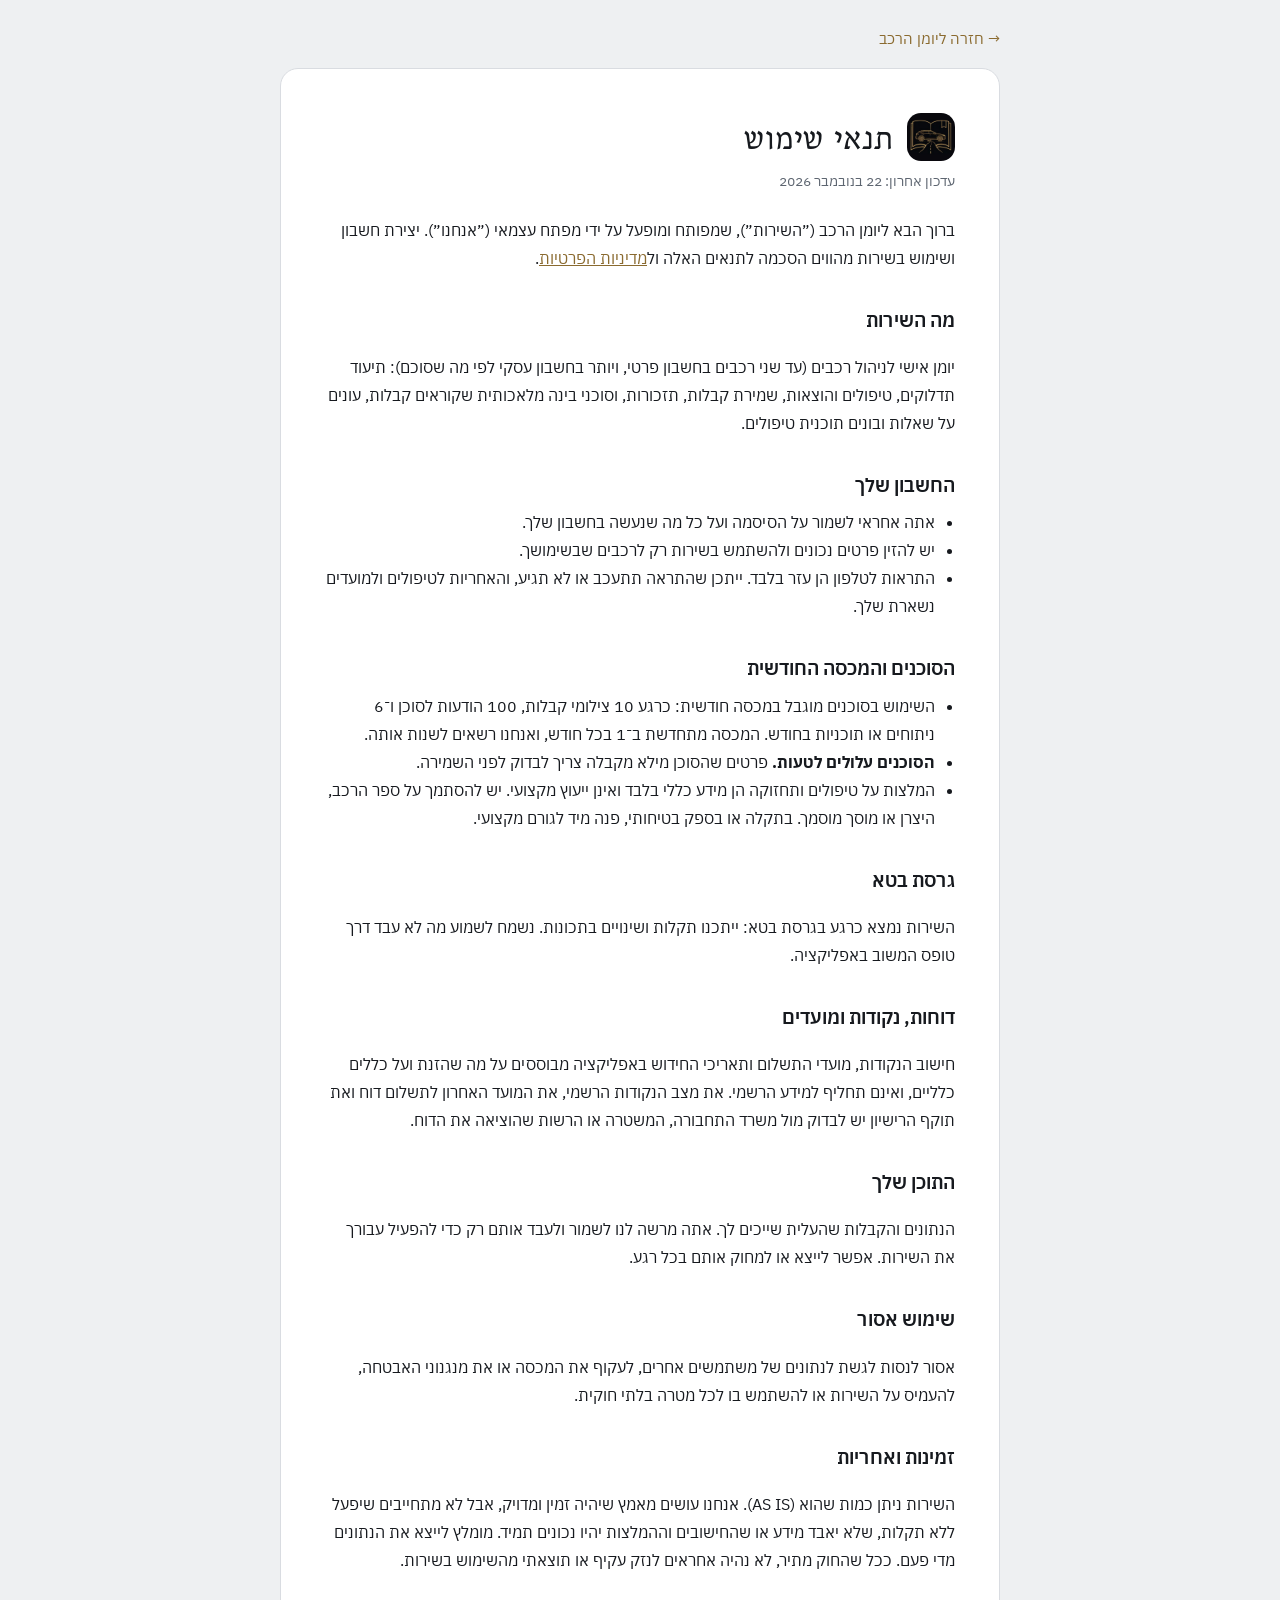
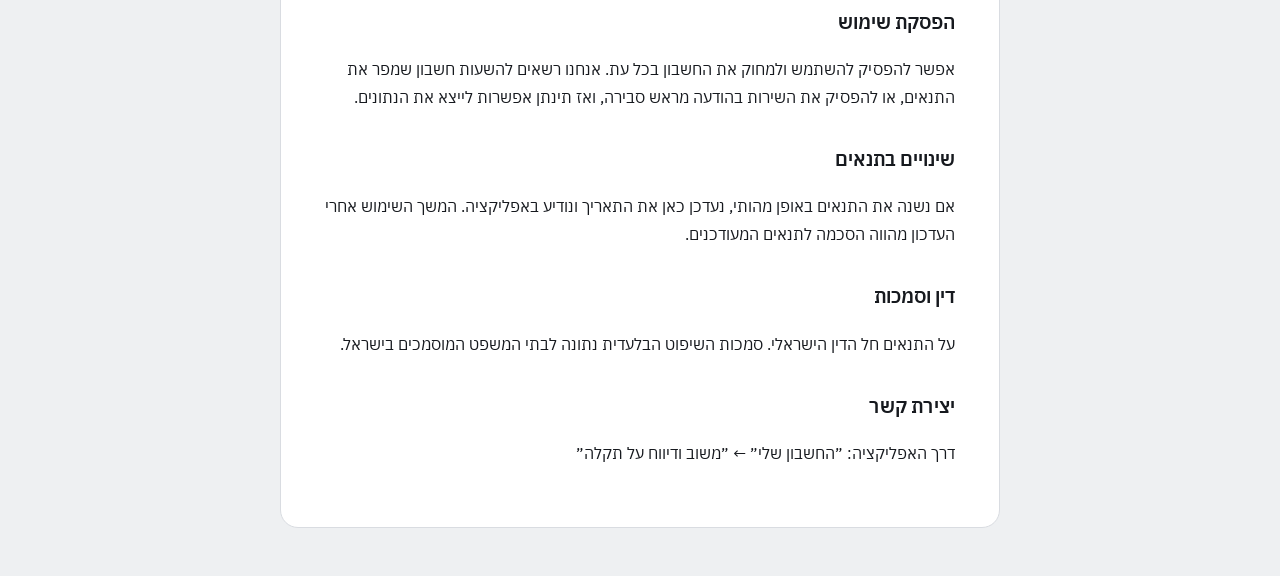
<file: terms.html>
<!doctype html>
<html lang="he" dir="rtl">
<head>
<meta charset="utf-8">
<meta name="viewport" content="width=device-width,initial-scale=1,viewport-fit=cover">
<title>תנאי שימוש · יומן הרכב</title>
<meta name="description" content="התנאים לשימוש ביומן הרכב">
<link rel="icon" type="image/png" sizes="32x32" href="icons/favicon-32.png">
<link rel="preconnect" href="https://fonts.googleapis.com"><link rel="preconnect" href="https://fonts.gstatic.com" crossorigin>
<link rel="stylesheet" href="https://fonts.googleapis.com/css2?family=Bellefair&family=IBM+Plex+Sans+Hebrew:wght@400;500;600&display=swap">
<style>
:root{--bg:#eef0f2;--surface:#fff;--fg:#16191e;--muted:#5d6570;--line:#d9dce1;--accent:#8a6a2f;--todo:#fff4d6;--todo-ink:#6b4a00;color-scheme:light}
@media (prefers-color-scheme:dark){:root{--bg:#0c0f13;--surface:#141920;--fg:#ebe7df;--muted:#8d96a2;--line:#29313b;--accent:#cfb284;--todo:#3a2f12;--todo-ink:#f3d58c;color-scheme:dark}}
*{box-sizing:border-box}
body{margin:0;background:var(--bg);color:var(--fg);font:16px/1.75 "IBM Plex Sans Hebrew","Heebo",system-ui,sans-serif;-webkit-font-smoothing:antialiased;
  padding:calc(env(safe-area-inset-top,0px) + 24px) max(16px,env(safe-area-inset-right,0px)) calc(env(safe-area-inset-bottom,0px) + 48px) max(16px,env(safe-area-inset-left,0px))}
main{max-width:720px;margin:0 auto;background:var(--surface);border:1px solid var(--line);border-radius:18px;padding:clamp(20px,5vw,44px)}
header{display:flex;align-items:center;gap:14px;margin-bottom:8px}
header img{width:48px;height:48px;border-radius:14px}
h1{font-family:"Bellefair",Georgia,serif;font-weight:400;font-size:clamp(30px,6vw,40px);margin:0;line-height:1.15;text-wrap:balance}
h2{font-size:19px;font-weight:600;margin:32px 0 6px}
p,li{max-width:65ch}
ul{padding-inline-start:20px;margin:6px 0}
.meta{color:var(--muted);font-size:14px;margin:4px 0 22px}
a{color:var(--accent)}
.back{display:inline-block;max-width:720px;margin:0 auto 16px;color:var(--accent);text-decoration:none;font-size:15px}
.wrap{max-width:720px;margin:0 auto}
a:focus-visible{outline:2px solid var(--accent);outline-offset:2px;border-radius:4px}
</style>
</head>
<body>
<div class="wrap"><a class="back" href="./">→ חזרה ליומן הרכב</a></div>
<main>
<header><img src="icons/emblem.png" alt=""><h1>תנאי שימוש</h1></header>
<p class="meta">עדכון אחרון: 22 בנובמבר 2026</p>
<p>ברוך הבא ליומן הרכב (״השירות״), שמפותח ומופעל על ידי מפתח עצמאי (״אנחנו״). יצירת חשבון ושימוש בשירות מהווים הסכמה לתנאים האלה ול<a href="privacy.html">מדיניות הפרטיות</a>.</p>
<h2>מה השירות</h2>
<p>יומן אישי לניהול רכבים (עד שני רכבים בחשבון פרטי, ויותר בחשבון עסקי לפי מה שסוכם): תיעוד תדלוקים, טיפולים והוצאות, שמירת קבלות, תזכורות, וסוכני בינה מלאכותית שקוראים קבלות, עונים על שאלות ובונים תוכנית טיפולים.</p>
<h2>החשבון שלך</h2>
<ul>
<li>אתה אחראי לשמור על הסיסמה ועל כל מה שנעשה בחשבון שלך.</li>
<li>יש להזין פרטים נכונים ולהשתמש בשירות רק לרכבים שבשימושך.</li>
<li>התראות לטלפון הן עזר בלבד. ייתכן שהתראה תתעכב או לא תגיע, והאחריות לטיפולים ולמועדים נשארת שלך.</li>
</ul>
<h2>הסוכנים והמכסה החודשית</h2>
<ul>
<li>השימוש בסוכנים מוגבל במכסה חודשית: כרגע 10 צילומי קבלות, 100 הודעות לסוכן ו־6 ניתוחים או תוכניות בחודש. המכסה מתחדשת ב־1 בכל חודש, ואנחנו רשאים לשנות אותה.</li>
<li><b>הסוכנים עלולים לטעות.</b> פרטים שהסוכן מילא מקבלה צריך לבדוק לפני השמירה.</li>
<li>המלצות על טיפולים ותחזוקה הן מידע כללי בלבד ואינן ייעוץ מקצועי. יש להסתמך על ספר הרכב, היצרן או מוסך מוסמך. בתקלה או בספק בטיחותי, פנה מיד לגורם מקצועי.</li>
</ul>
<h2>גרסת בטא</h2>
<p>השירות נמצא כרגע בגרסת בטא: ייתכנו תקלות ושינויים בתכונות. נשמח לשמוע מה לא עבד דרך טופס המשוב באפליקציה.</p>
<h2>דוחות, נקודות ומועדים</h2>
<p>חישוב הנקודות, מועדי התשלום ותאריכי החידוש באפליקציה מבוססים על מה שהזנת ועל כללים כלליים, ואינם תחליף למידע הרשמי. את מצב הנקודות הרשמי, את המועד האחרון לתשלום דוח ואת תוקף הרישיון יש לבדוק מול משרד התחבורה, המשטרה או הרשות שהוציאה את הדוח.</p>
<h2>התוכן שלך</h2>
<p>הנתונים והקבלות שהעלית שייכים לך. אתה מרשה לנו לשמור ולעבד אותם רק כדי להפעיל עבורך את השירות. אפשר לייצא או למחוק אותם בכל רגע.</p>
<h2>שימוש אסור</h2>
<p>אסור לנסות לגשת לנתונים של משתמשים אחרים, לעקוף את המכסה או את מנגנוני האבטחה, להעמיס על השירות או להשתמש בו לכל מטרה בלתי חוקית.</p>
<h2>זמינות ואחריות</h2>
<p>השירות ניתן כמות שהוא (AS IS). אנחנו עושים מאמץ שיהיה זמין ומדויק, אבל לא מתחייבים שיפעל ללא תקלות, שלא יאבד מידע או שהחישובים וההמלצות יהיו נכונים תמיד. מומלץ לייצא את הנתונים מדי פעם. ככל שהחוק מתיר, לא נהיה אחראים לנזק עקיף או תוצאתי מהשימוש בשירות.</p>
<h2>הפסקת שימוש</h2>
<p>אפשר להפסיק להשתמש ולמחוק את החשבון בכל עת. אנחנו רשאים להשעות חשבון שמפר את התנאים, או להפסיק את השירות בהודעה מראש סבירה, ואז תינתן אפשרות לייצא את הנתונים.</p>
<h2>שינויים בתנאים</h2>
<p>אם נשנה את התנאים באופן מהותי, נעדכן כאן את התאריך ונודיע באפליקציה. המשך השימוש אחרי העדכון מהווה הסכמה לתנאים המעודכנים.</p>
<h2>דין וסמכות</h2>
<p>על התנאים חל הדין הישראלי. סמכות השיפוט הבלעדית נתונה לבתי המשפט המוסמכים בישראל.</p>
<h2>יצירת קשר</h2>
<p>דרך האפליקציה: ״החשבון שלי״ ← ״משוב ודיווח על תקלה״</p>
</main>
</body>
</html>
</file>
<file: app.css>
/* Layout: an instrument-cluster dashboard — a gauge hero, status rails, and ledgers below; tab bar at the bottom on phones */
:root{
  --bg:#0c0f13; --surface:#141920; --raised:#1b2129; --line:#29313b; --line-soft:#1f262f;
  --fg:#ebe7df; --muted:#8d96a2; --faint:#5d6672;
  --accent:#cfb284; --accent-ink:#1a1408; --accent-soft:rgba(207,178,132,.13);
  --ok:#6fbf95; --warn:#e2b04f; --crit:#ec806e;
  --ok-soft:rgba(111,191,149,.14); --warn-soft:rgba(226,176,79,.15); --crit-soft:rgba(226,113,95,.15);
  --plate:#f2c230; --plate-ink:#141414; --plate-blue:#1f4fa8;
  --shadow:0 18px 50px -24px rgba(0,0,0,.7);
  --f-display:"Bellefair","Frank Ruhl Libre",Georgia,serif;
  --f-body:"IBM Plex Sans Hebrew","Heebo","Segoe UI",system-ui,sans-serif;
  --f-mono:"IBM Plex Mono",ui-monospace,"SFMono-Regular",Menlo,monospace;
  --r:14px;
  color-scheme:dark;
}
@media (prefers-color-scheme: light){:root:not([data-theme="dark"]){
  --bg:#eef0f2; --surface:#ffffff; --raised:#f6f5f2; --line:#d9dce1; --line-soft:#e7e9ec;
  --fg:#16191e; --muted:#5d6570; --faint:#9aa1aa;
  --accent:#8a6a2f; --accent-ink:#fffaf0; --accent-soft:rgba(138,106,47,.1);
  --ok:#226d48; --warn:#8f6208; --crit:#b13f2e;
  --ok-soft:rgba(47,138,93,.1); --warn-soft:rgba(168,116,15,.12); --crit-soft:rgba(184,70,52,.1);
  --shadow:0 18px 40px -26px rgba(20,25,35,.35); color-scheme:light;}}
:root[data-theme="light"]{
  --bg:#eef0f2; --surface:#ffffff; --raised:#f6f5f2; --line:#d9dce1; --line-soft:#e7e9ec;
  --fg:#16191e; --muted:#5d6570; --faint:#9aa1aa;
  --accent:#8a6a2f; --accent-ink:#fffaf0; --accent-soft:rgba(138,106,47,.1);
  --ok:#226d48; --warn:#8f6208; --crit:#b13f2e;
  --ok-soft:rgba(47,138,93,.1); --warn-soft:rgba(168,116,15,.12); --crit-soft:rgba(184,70,52,.1);
  --shadow:0 18px 40px -26px rgba(20,25,35,.35); color-scheme:light;}

*{box-sizing:border-box}
html{direction:rtl;-webkit-text-size-adjust:100%;text-size-adjust:100%}
button,a,input,select,label,textarea{touch-action:manipulation;-webkit-tap-highlight-color:transparent}
button{transition:transform .12s ease,background-color .15s,border-color .15s,color .15s}
button:active:not([disabled]){transform:scale(.96)}
html,body{height:100%}
body{background:var(--bg);color:var(--fg);font-family:var(--f-body);font-size:15px;line-height:1.55;-webkit-font-smoothing:antialiased;overflow:hidden;overscroll-behavior:none}
.shell{position:fixed;inset:0;display:flex;flex-direction:column;background:var(--bg);padding-top:env(safe-area-inset-top,0px)}
.scroller{flex:1;min-height:0;overflow-y:auto;overflow-x:hidden;overscroll-behavior-y:contain;-webkit-overflow-scrolling:touch;
  padding-left:max(16px,env(safe-area-inset-left,0px));padding-right:max(16px,env(safe-area-inset-right,0px));padding-block:0 110px}
.app{max-width:1180px;margin:0 auto}
button,input,select,textarea{font:inherit;color:inherit}
button{cursor:pointer}
:focus-visible{outline:2px solid var(--accent);outline-offset:2px}
.num,.mono{font-family:var(--f-mono);font-variant-numeric:tabular-nums}
h1,h2,h3{font-weight:400;margin:0;text-wrap:balance}
.eyebrow{font-size:11.5px;letter-spacing:.14em;text-transform:uppercase;color:var(--muted);font-weight:500}

/* header */
.top{display:flex;align-items:center;justify-content:space-between;gap:16px;padding-block:22px 14px;flex-wrap:wrap}
.brand{display:flex;align-items:center;gap:14px;min-width:0}
.brand .mark{width:52px;height:52px;border-radius:14px;flex:none;box-shadow:0 0 0 1px var(--line),0 8px 22px -12px rgba(0,0,0,.6);background:#090810}
.brand-txt{display:flex;flex-direction:column;line-height:1.15;min-width:0}
.brand h1{font-family:var(--f-display);font-size:30px;letter-spacing:.01em}
.brand .sub{color:var(--muted);font-size:13px}
.top-actions{display:flex;gap:8px;align-items:center}
.iconbtn{display:inline-grid;place-items:center;width:38px;height:38px;border-radius:50%;border:1px solid var(--line);background:var(--surface);color:var(--fg)}
.iconbtn:hover{border-color:var(--accent)}
svg.i{width:18px;height:18px;fill:none;stroke:currentColor;stroke-width:1.6;stroke-linecap:round;stroke-linejoin:round;flex:none}

/* nav */
.nav{position:relative;order:-1;flex:none;align-self:center;display:flex;gap:4px;padding:4px;border:1px solid var(--line);border-radius:999px;background:var(--surface);max-width:calc(100% - 32px);margin:14px auto 4px;z-index:30}
.nav-ind{position:absolute;top:4px;bottom:4px;left:0;width:0;border-radius:999px;background:var(--accent);z-index:0;pointer-events:none;
  transition:transform .42s cubic-bezier(.34,1.25,.5,1),width .42s cubic-bezier(.34,1.25,.5,1)}
.nav-ind.instant{transition:none}
.nav button{position:relative;z-index:1;display:flex;align-items:center;gap:7px;border:0;background:none;padding:8px 16px;border-radius:999px;color:var(--muted);white-space:nowrap;font-size:14px;transition:color .25s,transform .12s}
.nav button[aria-current="page"]{color:var(--accent-ink)}
.nav button:not([aria-current="page"]):hover{color:var(--fg)}
@media (max-width:760px){
  .nav{order:2;align-self:stretch;max-width:none;margin:0;border-radius:0;border-width:1px 0 0;justify-content:space-around;gap:2px;
    padding:6px max(6px,env(safe-area-inset-right,0px)) calc(6px + env(safe-area-inset-bottom,0px)) max(6px,env(safe-area-inset-left,0px));background:var(--surface)}
  .nav-ind{top:6px;bottom:auto;height:52px;border-radius:15px;background:var(--accent-soft)}
  .nav button{flex-direction:column;gap:3px;padding:7px 2px;font-size:11px;border-radius:15px;flex:1;min-width:0;min-height:52px;justify-content:center}
  .nav button svg.i{width:22px;height:22px;transition:transform .35s cubic-bezier(.34,1.5,.5,1)}
  .nav button[aria-current="page"]{color:var(--accent);font-weight:600}
  .nav button[aria-current="page"] svg.i{transform:translateY(-1px) scale(1.1)}
  .scroller{padding-bottom:96px}
  .card{padding:16px}
  .mini{min-width:38px;min-height:38px}
  .btn.sm{min-height:36px}
  .top{padding-block:12px 10px}
  .sec-title{margin-top:8px}
  .sec-title h2{font-size:25px}
  .brand h1{font-size:25px}
  .brand .mark{width:44px;height:44px;border-radius:12px}
}

/* fab */
.fab{position:fixed;z-index:31;left:calc(max(16px,env(safe-area-inset-left,0px)) + 4px);bottom:calc(24px + env(safe-area-inset-bottom,0px));
  display:flex;align-items:center;gap:8px;height:52px;padding:0 20px 0 18px;border:0;border-radius:999px;background:var(--accent);color:var(--accent-ink);font-weight:600;box-shadow:var(--shadow);font-size:15px}
.fab svg.i{width:21px;height:21px;stroke-width:1.9}
@media (max-width:760px){.fab{bottom:calc(76px + env(safe-area-inset-bottom,0px));height:52px;padding:0 18px 0 16px}}

/* surfaces */
.card{background:var(--surface);border:1px solid var(--line-soft);border-radius:var(--r);padding:20px;min-width:0}
.card h2{font-family:var(--f-display);font-size:22px}
.card-head{display:flex;justify-content:space-between;align-items:baseline;gap:12px;margin-bottom:14px;flex-wrap:wrap}
.card-head .link{background:none;border:0;color:var(--accent);font-size:13px;padding:8px 6px;margin:-8px -6px;min-height:32px}
.grid{display:grid;gap:16px}
.stack{display:flex;flex-direction:column;gap:16px}
.muted{color:var(--muted)} .small{font-size:13px}
.empty{padding:28px 10px;text-align:center;color:var(--muted);font-size:14px}
.empty b{display:block;color:var(--fg);font-weight:500;margin-bottom:4px}

/* banner */
.banner{display:flex;gap:14px;align-items:center;justify-content:space-between;flex-wrap:wrap;padding:14px 18px;border-radius:var(--r);background:var(--accent-soft);border:1px solid color-mix(in srgb,var(--accent) 35%,transparent);margin-bottom:18px;font-size:14px}
.banner.warn{background:var(--warn-soft);border-color:color-mix(in srgb,var(--warn) 40%,transparent)}

/* hero */
.hero{display:grid;grid-template-columns:1.05fr 1fr;gap:16px}
@media (max-width:900px){.hero{grid-template-columns:1fr}}
.carcard{position:relative;overflow:hidden;display:flex;flex-direction:column;gap:18px;justify-content:space-between;
  background:radial-gradient(120% 90% at 100% 0%,var(--accent-soft),transparent 60%),var(--surface)}
.carname{font-family:var(--f-display);font-size:38px;line-height:1.05}
.carmeta{color:var(--muted);font-size:14px;margin-top:4px}
.plate{display:inline-flex;align-items:stretch;direction:ltr;border-radius:6px;overflow:hidden;border:2px solid #111;background:var(--plate);color:var(--plate-ink);font-family:var(--f-mono);font-weight:500;font-size:19px;letter-spacing:.06em;height:36px;box-shadow:0 2px 0 rgba(0,0,0,.25)}
.plate .il{background:var(--plate-blue);color:#fff;font-size:9px;display:grid;place-items:center;padding:0 5px;line-height:1.05;letter-spacing:0;text-align:center}
.plate .no{display:grid;place-items:center;padding:0 12px}
.odo{display:flex;gap:16px;align-items:flex-end;flex-wrap:wrap;justify-content:space-between}
.odo-digits{display:flex;direction:ltr;gap:3px}
.odo-digits span{display:grid;place-items:center;width:30px;height:42px;border-radius:5px;background:var(--bg);border:1px solid var(--line);font-family:var(--f-mono);font-size:24px;color:var(--fg)}
.odo-digits span.lead{color:var(--faint)}
.odo-digits em{font-style:normal;align-self:flex-end;margin-inline-start:6px;color:var(--muted);font-size:13px;font-family:var(--f-body)}
.btn{display:inline-flex;align-items:center;gap:7px;border:1px solid var(--line);background:var(--raised);color:var(--fg);padding:9px 15px;border-radius:10px;font-size:14px;font-weight:500;white-space:nowrap}
.btn:hover{border-color:var(--accent)}
.btn.primary{background:var(--accent);color:var(--accent-ink);border-color:var(--accent)}
.btn.ghost{background:none}
.btn.sm{padding:6px 11px;font-size:13px;border-radius:8px}
.btn[disabled]{opacity:.5;cursor:default}
.btn.danger{color:var(--crit)}

.gaugecard{display:grid;grid-template-columns:auto 1fr;gap:18px;align-items:center}
@media (max-width:520px){.gaugecard{grid-template-columns:1fr;justify-items:center;text-align:center}}
.gauge{width:240px;max-width:100%}
.gauge text{font-family:var(--f-mono)}
.gauge-info h3{font-family:var(--f-display);font-size:24px;margin:6px 0 4px}
.gauge-info .when{color:var(--muted);font-size:14px}
.gauge-info .acts{display:flex;gap:8px;margin-top:14px;flex-wrap:wrap}
@media (max-width:520px){.gauge-info .acts{justify-content:center}}

.kpis{display:grid;grid-template-columns:repeat(4,1fr);gap:16px;margin-top:16px}
@media (max-width:900px){.kpis{grid-template-columns:repeat(2,1fr)}}
.kpi{padding:16px 18px}
.kpi .v{font-family:var(--f-mono);font-size:26px;margin-top:6px;line-height:1.1}
.kpi .v small{font-size:13px;color:var(--muted);font-family:var(--f-body);margin-inline-start:4px}
.kpi .d{font-size:12.5px;color:var(--muted);margin-top:4px}
.kpi svg.spark{width:100%;height:34px;margin-top:8px;display:block}

.two{display:grid;grid-template-columns:1.25fr 1fr;gap:16px;margin-top:16px}
@media (max-width:900px){.two{grid-template-columns:1fr}}

/* reminder rows */
.rlist{display:flex;flex-direction:column}
.rrow{display:grid;grid-template-columns:36px 1fr auto;gap:12px;align-items:center;padding:12px 0;border-top:1px solid var(--line-soft)}
.rrow:first-child{border-top:0}
.ricon{width:36px;height:36px;border-radius:10px;display:grid;place-items:center;background:var(--raised);color:var(--muted)}
.rrow[data-s="over"] .ricon{background:var(--crit-soft);color:var(--crit)}
.rrow[data-s="soon"] .ricon{background:var(--warn-soft);color:var(--warn)}
.rrow[data-s="ok"] .ricon{background:var(--ok-soft);color:var(--ok)}
.rtitle{font-weight:500;font-size:14.5px;overflow-wrap:anywhere}
.rsub{font-size:12.5px;color:var(--muted);display:flex;flex-wrap:wrap;align-items:center;gap:3px 8px}
.rsub .nw{white-space:nowrap}
.bar{height:4px;border-radius:4px;background:var(--line-soft);margin-top:7px;overflow:hidden}
.bar i{display:block;height:100%;border-radius:4px;background:var(--ok)}
.rrow[data-s="soon"] .bar i{background:var(--warn)} .rrow[data-s="over"] .bar i{background:var(--crit)}
.racts{display:flex;gap:6px;align-items:center}
@media (max-width:600px){.rrow.full{grid-template-columns:36px minmax(0,1fr)}.rrow.full .racts{grid-column:2;margin-top:2px}}
.pill{display:inline-flex;align-items:center;gap:5px;font-size:11.5px;font-weight:600;padding:3px 9px;border-radius:999px;white-space:nowrap}
.pill.over{background:var(--crit-soft);color:var(--crit)} .pill.soon{background:var(--warn-soft);color:var(--warn)} .pill.ok{background:var(--ok-soft);color:var(--ok)}
.pill.neutral{background:var(--raised);color:var(--muted)}

/* quick checks */
.checks{display:grid;grid-template-columns:repeat(4,1fr);gap:10px}
@media (max-width:600px){.checks{grid-template-columns:repeat(2,1fr)}}
.chk{display:flex;flex-direction:column;gap:6px;padding:14px;border-radius:12px;border:1px solid var(--line-soft);background:var(--raised);text-align:start;min-width:0}
.chk .t{font-size:13.5px;font-weight:500;display:flex;gap:7px;align-items:center}
.chk .s{font-size:12px;color:var(--muted)}
.chk[data-s="over"]{border-color:color-mix(in srgb,var(--crit) 45%,transparent)}
.chk[data-s="soon"]{border-color:color-mix(in srgb,var(--warn) 45%,transparent)}
.chk .btn{justify-content:center;margin-top:4px}

/* timeline / ledger */
.ledger{width:100%;border-collapse:collapse;font-size:14px}
.ledger th{font-weight:500;font-size:12px;color:var(--muted);text-align:start;padding:8px 10px;border-bottom:1px solid var(--line);white-space:nowrap}
.ledger td{padding:11px 10px;border-bottom:1px solid var(--line-soft);vertical-align:middle;white-space:nowrap}
.ledger td.wrap{white-space:normal;min-width:140px}
.ledger tr:last-child td{border-bottom:0}
.ledger .n{font-family:var(--f-mono);font-variant-numeric:tabular-nums}
.tablewrap{overflow-x:auto;margin:0 -6px}
@media (max-width:600px){
  .tablewrap{overflow:visible;margin:0}
  .ledger thead{display:none}
  .ledger,.ledger tbody{display:block}
  .ledger tr{display:grid;grid-template-columns:repeat(3,minmax(0,1fr));gap:8px 10px;padding:14px 0;border-bottom:1px solid var(--line-soft)}
  .ledger tr:last-child{border-bottom:0}
  .ledger td{border:0!important;padding:0;white-space:normal;min-width:0}
  .ledger td[data-label]::before{content:attr(data-label);display:block;font-size:11px;color:var(--muted);font-family:var(--f-body);margin-bottom:1px}
  .ledger td.wrap{grid-column:1/-1;order:-1;font-weight:500;font-size:15px;min-width:0}
  .ledger td:last-child{grid-column:1/-1}
  .ledger td:last-child .rowacts{justify-content:flex-start;gap:8px}
}
.rowacts{display:flex;gap:4px;justify-content:flex-end}
.mini{border:0;background:none;color:var(--muted);padding:5px;border-radius:7px;display:inline-grid;place-items:center}
.mini:hover{color:var(--fg);background:var(--raised)}
.chip{display:inline-flex;align-items:center;gap:5px;font-size:12px;padding:3px 9px;border-radius:999px;border:1px solid var(--line);background:none;color:var(--accent)}
.feed{display:flex;flex-direction:column}
.fitem{display:grid;grid-template-columns:34px 1fr auto;gap:12px;align-items:center;padding:11px 0;border-top:1px solid var(--line-soft)}
.fitem:first-child{border-top:0}
.fitem .ic{width:34px;height:34px;border-radius:50%;display:grid;place-items:center;background:var(--raised);color:var(--accent)}
.fitem .amt{font-family:var(--f-mono);font-size:14px}

/* charts */
.chart{width:100%;height:auto;display:block;direction:ltr}
.chart text{font-family:var(--f-mono);font-size:10.5px;fill:var(--muted)}
.legend{display:flex;gap:14px;flex-wrap:wrap;font-size:12.5px;color:var(--muted);margin-top:8px}
.legend i{display:inline-block;width:10px;height:10px;border-radius:3px;margin-inline-end:6px;vertical-align:-1px}

/* categories */
.cats{display:flex;flex-direction:column;gap:12px}
.cat .row{display:flex;justify-content:space-between;font-size:14px;gap:10px}
.cat .bar{height:6px}
.cat .bar i{background:var(--accent)}

/* receipts */
.receipts{display:grid;grid-template-columns:repeat(auto-fill,minmax(130px,1fr));gap:12px}
.rcpt{border:1px solid var(--line-soft);border-radius:12px;overflow:hidden;background:var(--raised);padding:0;text-align:start;display:flex;flex-direction:column}
.rcpt .img{aspect-ratio:3/4;max-width:100%;background:var(--bg) center/cover no-repeat;display:grid;place-items:center;color:var(--muted)}
.rcpt .cap{padding:8px 10px;font-size:12px}
.rcpt .cap b{display:block;font-weight:500;font-size:12.5px;white-space:nowrap;overflow:hidden;text-overflow:ellipsis}

/* agents */
.agents{display:grid;grid-template-columns:repeat(3,1fr);gap:16px}
@media (max-width:900px){.agents{grid-template-columns:1fr}}
.agent{display:flex;flex-direction:column;gap:10px}
.agent .badge{width:42px;height:42px;border-radius:12px;display:grid;place-items:center;background:var(--accent-soft);color:var(--accent)}
.agent h3{font-family:var(--f-display);font-size:21px}
.agent p{margin:0;color:var(--muted);font-size:14px}
.agent .btn{align-self:flex-start;margin-top:auto}
.chat{display:flex;flex-direction:column;gap:12px;margin-top:16px}
.msgs{display:flex;flex-direction:column;gap:10px;max-height:min(460px,55vh);overflow-y:auto;overscroll-behavior:contain;padding:4px}
.msg{max-width:85%;padding:11px 14px;border-radius:14px;font-size:14.5px;line-height:1.6;overflow-wrap:anywhere}
.msg.u{align-self:flex-end;background:var(--accent);color:var(--accent-ink);border-end-end-radius:4px}
.msg.a{align-self:flex-start;background:var(--raised);border:1px solid var(--line-soft);border-end-start-radius:4px}
.msg.note{align-self:center;font-size:12px;color:var(--muted);background:none;padding:2px}
.composer{display:flex;gap:8px}
.composer input{flex:1;min-width:0}
.suggest{display:flex;gap:8px;flex-wrap:wrap}
.suggest .btn{white-space:normal;text-align:start;line-height:1.35}
.chat,.msgs{min-width:0}
.insight{font-size:14.5px;line-height:1.7}
.insight p{margin:0 0 10px} .insight ul{margin:0 0 10px;padding-inline-start:18px}

/* forms */
.field{display:flex;flex-direction:column;gap:5px;min-width:0}
.field label{font-size:12.5px;color:var(--muted);font-weight:500}
input[type=text],input[type=number],input[type=date],select,textarea{width:100%;background:var(--bg);border:1px solid var(--line);border-radius:10px;padding:11px 12px;font-size:16px;min-height:46px;-webkit-appearance:none;appearance:none}
input[type=date]{text-align:right}
select{background-image:linear-gradient(45deg,transparent 50%,var(--muted) 50%),linear-gradient(135deg,var(--muted) 50%,transparent 50%);background-position:16px 50%,11px 50%;background-size:5px 5px;background-repeat:no-repeat;padding-left:32px}
input:focus,select:focus,textarea:focus{border-color:var(--accent);outline:none}
textarea{resize:vertical;min-height:70px}
.fgrid{display:grid;grid-template-columns:1fr 1fr;gap:12px}
.fgrid .full{grid-column:1/-1}
@media (max-width:480px){.fgrid{grid-template-columns:1fr}}
.toggle{display:flex;align-items:center;gap:8px;font-size:14px}
.toggle input{width:18px;height:18px;accent-color:var(--accent)}
.drop{border:1.5px dashed var(--line);border-radius:12px;padding:16px;text-align:center;color:var(--muted);font-size:13.5px;position:relative}
.drop input{position:absolute;inset:0;opacity:0;cursor:pointer}
.drop.has{border-color:var(--accent);color:var(--fg)}
.preview{max-height:180px;border-radius:10px;display:block;margin:0 auto 8px}
.formacts{display:flex;gap:8px;justify-content:flex-start;margin-top:18px;flex-wrap:wrap}

/* overlay */
.ov{position:fixed;inset:0;z-index:50;background:rgba(5,7,10,.72);display:grid;place-items:center;
  padding:max(16px,env(safe-area-inset-top,0px)) max(16px,env(safe-area-inset-right,0px)) max(16px,env(safe-area-inset-bottom,0px)) max(16px,env(safe-area-inset-left,0px))}
.sheet{width:min(560px,100%);max-height:100%;overflow-y:auto;overscroll-behavior:contain;animation:sheetIn .26s cubic-bezier(.2,.8,.2,1);background:var(--surface);border:1px solid var(--line);border-radius:18px;padding:22px;box-shadow:var(--shadow)}
.sheet-head{display:flex;justify-content:space-between;align-items:center;margin-bottom:16px;gap:10px}
.sheet-head h2{font-family:var(--f-display);font-size:24px}
@keyframes sheetIn{from{opacity:0;transform:translateY(24px)}to{opacity:1;transform:none}}
@media (max-width:600px){.ov{place-items:end center;padding:0}.sheet{border-radius:22px 22px 0 0;max-height:92%;padding:18px max(16px,env(safe-area-inset-right,0px)) calc(22px + env(safe-area-inset-bottom,0px)) max(16px,env(safe-area-inset-left,0px));animation-name:sheetUp}.sheet::before{content:"";display:block;width:40px;height:4px;border-radius:4px;background:var(--line);margin:0 auto 12px}}
@keyframes sheetUp{from{transform:translateY(100%)}to{transform:none}}
.qgrid{display:grid;grid-template-columns:repeat(3,1fr);gap:10px}
@media (max-width:420px){.qgrid{grid-template-columns:repeat(2,1fr)}}
.qbtn{display:flex;flex-direction:column;align-items:center;gap:8px;padding:16px 8px;border-radius:14px;border:1px solid var(--line-soft);background:var(--raised);font-size:13.5px}
.qbtn svg.i{width:24px;height:24px;color:var(--accent)}
.qbtn:hover{border-color:var(--accent)}
.snz{display:grid;grid-template-columns:repeat(auto-fit,minmax(120px,1fr));gap:8px}
.toast.has-act{display:flex;align-items:center;gap:12px;padding:8px 8px 8px 18px;border-radius:16px}
.toast-act{display:inline-flex;align-items:center;gap:6px;background:transparent;border:1px solid currentColor;color:inherit;border-radius:999px;padding:6px 12px;font:inherit;font-weight:600;cursor:pointer;white-space:nowrap}
.toast-act .i{width:16px;height:16px}
.toast{position:fixed;z-index:60;left:50%;transform:translateX(-50%);bottom:calc(140px + env(safe-area-inset-bottom,0px));background:var(--fg);color:var(--bg);padding:10px 18px;border-radius:999px;font-size:14px;box-shadow:var(--shadow);max-width:calc(100% - 32px)}
.spin{width:16px;height:16px;border:2px solid currentColor;border-top-color:transparent;border-radius:50%;animation:sp .8s linear infinite;display:inline-block}
@keyframes sp{to{transform:rotate(360deg)}}
@media (prefers-reduced-motion:reduce){.spin{animation-duration:3s}*{transition:none!important}}
/* view transitions: only when the tab changes, never on data refresh */
#view.in-fwd{--dx:-26px} #view.in-back{--dx:26px} #view.in-first{--dx:0px}
#view.in-fwd>*,#view.in-back>*,#view.in-first>*{animation:vin .4s cubic-bezier(.2,.8,.2,1) both;animation-delay:calc(var(--k,0) * 45ms)}
@keyframes vin{from{opacity:0;transform:translate(var(--dx),12px)}to{opacity:1;transform:none}}
.gauge-arc{stroke-dasharray:1 1}
#view.in-fwd .gauge-arc,#view.in-back .gauge-arc,#view.in-first .gauge-arc{animation:arcDraw 1.1s cubic-bezier(.3,.7,.2,1) .2s both}
@keyframes arcDraw{from{stroke-dashoffset:1}to{stroke-dashoffset:0}}
#view.in-fwd .bar i,#view.in-back .bar i,#view.in-first .bar i{transform-origin:right center;animation:barGrow .8s cubic-bezier(.2,.8,.2,1) .25s both}
@keyframes barGrow{from{transform:scaleX(0)}}
@media (prefers-reduced-motion:reduce){#view>*,#view .gauge-arc,#view .bar i{animation:none!important}.nav-ind{transition:none}}

/* compact phone home */
#view>.m{margin-bottom:14px}
.m-hero{display:flex;flex-direction:column;gap:14px;background:radial-gradient(120% 80% at 0% 0%,var(--accent-soft),transparent 62%),var(--surface)}
.m-car{display:flex;justify-content:space-between;align-items:flex-start;gap:10px}
.m-carname{font-family:var(--f-display);font-size:28px;line-height:1.05}
.m-car .plate{height:32px;font-size:16px;flex:none}
@media (max-width:600px){body[data-view="home"] .fab{transform:translateY(140%);opacity:0;pointer-events:none}}
.fab{transition:transform .35s cubic-bezier(.2,.8,.2,1),opacity .25s}
.m-odo{display:flex;align-items:center;justify-content:space-between;gap:10px;border:0;background:none;padding:0;width:100%;color:inherit;text-align:inherit}
.m-odo .odo-digits span{width:29px;height:40px;font-size:22px}
.m-odo-edit{width:38px;height:38px;border-radius:50%;display:grid;place-items:center;border:1px solid var(--line);color:var(--muted);flex:none}
.m-next{display:grid;grid-template-columns:1fr 1fr;gap:10px}
.m-tile{display:flex;flex-direction:column;align-items:flex-start;gap:8px;padding:12px;border-radius:14px;background:var(--raised);border:1px solid var(--line-soft);text-align:start;min-width:0;color:inherit;font:inherit}
.m-tile[data-s="over"]{border-color:color-mix(in srgb,var(--crit) 45%,transparent)}
.m-tile[data-s="soon"]{border-color:color-mix(in srgb,var(--warn) 45%,transparent)}
.ring{width:54px;height:54px;flex:none}
.m-tile-txt{display:flex;flex-direction:column;gap:5px;min-width:0;align-items:flex-start}
.m-tile-txt b{font-weight:500;font-size:14px;line-height:1.3;overflow-wrap:anywhere}
.m-actions{display:grid;grid-template-columns:1.5fr 1fr 1fr;gap:10px}
.m-act{display:flex;flex-direction:column;align-items:center;justify-content:center;gap:6px;min-height:78px;border-radius:16px;border:1px solid var(--line-soft);background:var(--surface);font-size:14px;font-weight:500;color:var(--fg)}
.m-act svg.i{width:25px;height:25px;color:var(--accent)}
.m-act.primary{background:var(--accent);color:var(--accent-ink);border-color:var(--accent);font-size:16px;font-weight:600}
.m-act.primary svg.i{color:var(--accent-ink);width:28px;height:28px}
.m-kpis{display:flex;gap:10px;overflow-x:auto;scroll-snap-type:x mandatory;margin-inline:-16px;padding-inline:16px;scrollbar-width:none;scroll-padding-inline:16px}
.m-kpis::-webkit-scrollbar{display:none}
.m-kpis .kpi{flex:0 0 42%;scroll-snap-align:start;padding:14px}
.m-kpis .kpi .v{font-size:23px}
.banner.m{margin-top:0}

/* quick fuel */
.qf{display:flex;flex-direction:column;gap:14px}
.qf input.big{font-family:var(--f-mono);font-size:30px;min-height:64px;text-align:center;letter-spacing:.06em;direction:ltr}
.qf-cam{position:relative;display:flex;align-items:center;gap:14px;padding:14px;border-radius:16px;border:1.5px dashed var(--line);background:var(--raised);cursor:pointer;min-height:76px}
.qf-cam input{position:absolute;inset:0;opacity:0;cursor:pointer}
.qf-cam.has{border-style:solid;border-color:var(--accent)}
.qf-cam-ic{width:48px;height:48px;border-radius:12px;display:grid;place-items:center;background:var(--accent-soft);color:var(--accent);flex:none;overflow:hidden}
.qf-cam-ic img{width:100%;height:100%;object-fit:cover}
.qf-cam-ic svg.i{width:24px;height:24px}
.qf-cam-t{display:flex;flex-direction:column;gap:2px;min-width:0}
.qf-cam-t b{font-weight:500}
.qf-status{display:flex;gap:10px;align-items:center;padding:11px 14px;border-radius:12px;background:var(--accent-soft);font-size:14px}
.qf-status.ok{background:var(--ok-soft);color:var(--ok)} .qf-status.warn{background:var(--warn-soft);color:var(--warn)}
.qf-more summary{cursor:pointer;font-size:14px;font-weight:500;padding:6px 0;list-style-position:inside}
.btn.block{width:100%;justify-content:center;min-height:54px;font-size:16px;border-radius:14px}

/* onboarding */
.onb{position:fixed;inset:0;z-index:80;background:var(--bg);display:flex;flex-direction:column;overflow-y:auto;
  padding:calc(env(safe-area-inset-top,0px) + 18px) max(18px,env(safe-area-inset-right,0px)) calc(env(safe-area-inset-bottom,0px) + 22px) max(18px,env(safe-area-inset-left,0px))}
.onb-in{width:min(480px,100%);margin:auto;display:flex;flex-direction:column;gap:18px}
.onb-dots{display:flex;gap:6px;justify-content:center}
.onb-dots i{width:22px;height:4px;border-radius:4px;background:var(--line)}
.onb-dots i.on{background:var(--accent)}
.onb h1{font-family:var(--f-display);font-size:34px;line-height:1.1}
.onb .lead{color:var(--muted);font-size:15.5px;line-height:1.6;margin:0}
.onb-feats{display:flex;flex-direction:column;gap:12px}
.onb-feat{display:flex;gap:12px;align-items:flex-start;padding:14px;border-radius:14px;background:var(--surface);border:1px solid var(--line-soft)}
.onb-feat .ic{width:40px;height:40px;border-radius:12px;display:grid;place-items:center;background:var(--accent-soft);color:var(--accent);flex:none}
.onb-feat b{display:block;font-weight:500;margin-bottom:2px}
.onb-feat span{color:var(--muted);font-size:14px}
.onb-mark{width:84px;height:84px;border-radius:24px;box-shadow:0 0 0 1px var(--line)}
.onb-acts{display:flex;flex-direction:column;gap:10px}
.onb-skip{background:none;border:0;color:var(--muted);font-size:14px;padding:8px}
.onb-choice{display:flex;gap:12px;align-items:flex-start;padding:14px;border-radius:14px;border:1.5px solid var(--line);background:var(--surface);cursor:pointer;text-align:start}
.onb-choice:has(input:checked){border-color:var(--accent);background:var(--accent-soft)}
.onb-choice input{margin-top:3px;accent-color:var(--accent);width:18px;height:18px;flex:none}
.onb-choice b{display:block;font-weight:500}
.onb-choice span{color:var(--muted);font-size:13.5px}
@media (prefers-reduced-motion:no-preference){.onb-in{animation:vin .35s cubic-bezier(.2,.8,.2,1) both}}
/* intro slides for a new user */
.intro{width:min(480px,100%);margin:auto;display:flex;flex-direction:column;gap:18px;min-height:100%;justify-content:center}
.intro-top{display:flex;justify-content:space-between;align-items:center;min-height:36px}
.intro-track{display:flex;overflow-x:auto;scroll-snap-type:x mandatory;scrollbar-width:none;-webkit-overflow-scrolling:touch;overscroll-behavior-x:contain}
.intro-track::-webkit-scrollbar{display:none}
.slide{flex:0 0 100%;scroll-snap-align:center;display:flex;flex-direction:column;gap:16px;padding:4px 2px;min-width:0}
.slide h2{font-family:var(--f-display);font-size:32px;line-height:1.12;margin:0;text-wrap:balance}
.slide p{color:var(--muted);font-size:15.5px;line-height:1.65;margin:0;max-width:44ch}
.stage{flex:none;position:relative;height:clamp(200px,34vh,260px);border-radius:24px;border:1px solid var(--line-soft);background:radial-gradient(120% 90% at 50% 0%,var(--accent-soft),transparent 70%),var(--surface);display:grid;place-items:center;overflow:hidden}
.stage .mk{width:104px;height:104px;border-radius:28px;box-shadow:0 0 0 1px var(--line),0 18px 40px rgba(0,0,0,.25)}
.mock{width:min(300px,86%);display:flex;flex-direction:column;gap:10px}
.mrow{display:flex;align-items:center;gap:12px;padding:12px 14px;border-radius:16px;background:var(--bg);border:1px solid var(--line-soft);box-shadow:0 8px 24px rgba(0,0,0,.12)}
.mrow .ic{width:36px;height:36px;border-radius:11px;display:grid;place-items:center;background:var(--accent-soft);color:var(--accent);flex:none}
.mrow b{display:block;font-size:14px;font-weight:600}.mrow span{font-size:12.5px;color:var(--muted)}
.mrow .tag{margin-inline-start:auto;font-size:12px;color:var(--accent);white-space:nowrap}
.mrow.notif{border-radius:20px;backdrop-filter:blur(8px)}
.mrow.warn .tag{color:var(--warn)}.mrow.ok .tag{color:var(--ok)}
.perks{display:flex;flex-wrap:wrap;gap:8px}
.perks span{display:inline-flex;align-items:center;gap:6px;font-size:13px;padding:5px 11px;border-radius:999px;border:1px solid var(--line);color:var(--fg)}
.perks .i{width:15px;height:15px;color:var(--accent)}
.intro-dots{display:flex;gap:7px;justify-content:center}
.intro-dots button{width:8px;height:8px;border-radius:8px;border:0;padding:0;background:var(--line);transition:width .25s,background .25s;cursor:pointer}
.intro-dots button.on{width:24px;background:var(--accent)}
.intro-dots button:focus-visible{outline:2px solid var(--accent);outline-offset:3px}
@media (prefers-reduced-motion:no-preference){.slide.on .mrow{animation:mIn .5s cubic-bezier(.2,.8,.2,1) both}.slide.on .mrow:nth-child(2){animation-delay:.08s}.slide.on .mrow:nth-child(3){animation-delay:.16s}}
@media (max-height:700px){.stage{height:205px}.mock{gap:7px}.mrow{padding:8px 12px;gap:10px;border-radius:13px}.mrow .ic{width:30px;height:30px;border-radius:9px}.mrow b{font-size:13px}.mrow span{font-size:11.5px}.stage .mk{width:86px;height:86px}.slide h2{font-size:27px}.slide p{font-size:14.5px;line-height:1.55}.slide{gap:12px}.intro{gap:12px}}
@keyframes mIn{from{opacity:0;transform:translateY(10px)}to{opacity:1;transform:none}}

/* account */
.acct-q{display:flex;flex-direction:column;gap:10px}
.acct-q .row{display:flex;justify-content:space-between;font-size:14px}
.acct-list{display:flex;flex-direction:column;border:1px solid var(--line-soft);border-radius:14px;overflow:hidden}
.acct-list button,.acct-list a{display:flex;align-items:center;gap:10px;padding:14px;border:0;border-top:1px solid var(--line-soft);background:var(--surface);color:var(--fg);font-size:15px;text-align:start;text-decoration:none;min-height:50px}
.acct-list>:first-child{border-top:0}
.acct-list .danger{color:var(--crit)}
.sub-row{display:flex;align-items:center;gap:8px;flex-wrap:wrap;min-width:0}
.ptsbar{position:relative;height:10px;border-radius:10px;background:var(--line);margin:18px 0 22px}
.ptsbar i{position:absolute;inset-block:0;inset-inline-start:0;border-radius:10px;background:linear-gradient(90deg,var(--ok),var(--warn) 50%,var(--crit))}
.ptsbar span{position:absolute;top:14px;font-size:11px;color:var(--fg);font-weight:500;transform:translateX(50%)}
.tkst{display:block;font-size:12.5px;font-weight:600;margin-bottom:2px}.dstat .tkst{color:var(--muted)}.dstat.ok .tkst{color:var(--ok)}.dstat.warn .tkst{color:var(--warn)}.dstat.crit .tkst{color:var(--crit)}
.tline{height:6px;border-radius:6px;background:var(--line);overflow:hidden}.tline i{display:block;height:100%;background:var(--accent);border-radius:6px}
.agtabs{margin:0 0 18px}.agtabs button{flex:1;min-width:0;display:flex;align-items:center;justify-content:center;gap:6px;padding:11px 6px;border:1px solid var(--line);border-radius:12px;background:var(--surface);color:var(--fg);font:inherit;cursor:pointer;min-height:46px}
.agtabs button.on{border-color:var(--accent);color:var(--accent);box-shadow:0 0 0 1px var(--accent) inset}
.agtabs button:focus-visible{outline:2px solid var(--accent);outline-offset:2px}
.docs-strip{display:grid;grid-template-columns:repeat(auto-fit,minmax(220px,1fr));gap:12px;margin-bottom:16px}
.dstat{display:flex;align-items:center;gap:12px;padding:14px;border:1px solid var(--line);border-radius:16px;background:var(--surface);min-width:0}
.dstat .ic{width:42px;height:42px;border-radius:12px;display:grid;place-items:center;flex:none;background:rgba(207,178,132,.14);color:var(--accent)}
.dstat.warn .ic{color:var(--warn)}.dstat.crit .ic{color:var(--crit)}
.dstat b{display:block;font-weight:600}.dstat span{font-size:13px;color:var(--muted)}
.dstat .when{margin-inline-start:auto;text-align:end;white-space:nowrap;font-size:13px}
.dstat.warn .when{color:var(--warn)}.dstat.crit .when{color:var(--crit)}.dstat.ok .when{color:var(--ok)}
.pol{display:flex;flex-direction:column;gap:16px;margin-bottom:16px}
.pol-head{display:flex;justify-content:space-between;gap:12px;align-items:flex-start;flex-wrap:wrap}
.pol-head h2{margin:0;font-size:22px}
.chip{display:inline-flex;align-items:center;gap:6px;padding:3px 10px;border-radius:999px;border:1px solid var(--line);font-size:13px;color:var(--muted);white-space:nowrap}
.chip.acc{color:var(--accent);border-color:var(--accent)}
.chips{display:flex;flex-wrap:wrap;gap:8px}
.pol h3{font-size:15px;margin:0 0 8px;color:var(--muted);font-weight:600;letter-spacing:.02em}
.pol .lead2{margin:0;line-height:1.7;max-width:70ch}
.covs{display:flex;flex-direction:column;border:1px solid var(--line-soft,var(--line));border-radius:14px;overflow:hidden}
.cov{border-top:1px solid var(--line-soft,var(--line))}.cov:first-child{border-top:0}
.cov summary{display:flex;align-items:center;gap:10px;padding:13px 14px;cursor:pointer;list-style:none;min-height:50px}
.cov summary::-webkit-details-marker{display:none}
.cov summary .t{flex:1;min-width:0;font-weight:500}
.cov summary .lim{font-size:13px;color:var(--accent);white-space:nowrap}
.cov summary::after{content:"";width:8px;height:8px;border-left:2px solid var(--muted);border-bottom:2px solid var(--muted);transform:rotate(45deg);transition:transform .2s;flex:none;margin-inline-start:4px}
.cov[open] summary::after{transform:rotate(-45deg) translateY(-2px)}
.cov .body{padding:0 14px 14px;color:var(--fg);line-height:1.7}
.cov .body .small{display:block;margin-top:6px}
.cov summary:focus-visible{outline:2px solid var(--accent);outline-offset:-2px}
.nocov{margin:0;padding-inline-start:20px;display:flex;flex-direction:column;gap:6px;line-height:1.6}
.phones{display:flex;flex-wrap:wrap;gap:10px}
.phone{display:flex;flex-direction:column;padding:10px 14px;border:1px solid var(--line);border-radius:12px;min-width:150px}
.phone span{font-size:12px;color:var(--muted)}.phone a,.phone b{font-size:18px;color:var(--fg);text-decoration:none;user-select:all;direction:ltr;text-align:end}
.pol-acts{display:flex;flex-wrap:wrap;gap:8px}
.docs-empty{text-align:center;padding:28px 18px;display:flex;flex-direction:column;align-items:center;gap:12px}
.docs-empty p{max-width:46ch;margin:0;color:var(--muted);line-height:1.7}
.docs-up{display:flex;gap:10px;flex-wrap:wrap;justify-content:center}
.docread{display:flex;flex-direction:column;align-items:center;gap:12px;padding:24px 8px;text-align:center}
.acct-state{margin-inline-start:auto;font-size:13px;color:var(--muted)}.acct-state.on{color:var(--ok)}
.steps-list{padding-inline-start:20px;margin:8px 0 4px;display:flex;flex-direction:column;gap:8px}
.seg{display:flex;gap:8px;flex-wrap:wrap}.seg label{flex:1;min-width:80px}.seg input{position:absolute;opacity:0;pointer-events:none}
.seg span{display:block;text-align:center;padding:10px;border:1px solid var(--line);border-radius:12px;cursor:pointer}
.seg input:checked+span{border-color:var(--accent);color:var(--accent);box-shadow:0 0 0 1px var(--accent) inset}
.seg input:focus-visible+span{outline:2px solid var(--accent);outline-offset:2px}
.beta{background:none;cursor:pointer;font-family:var(--f-body,inherit);font-size:11px;letter-spacing:.06em;color:var(--accent);border:1px solid var(--accent);border-radius:6px;padding:0 5px;vertical-align:middle;margin-inline-start:6px;position:relative;top:-3px}
.linkbtn{background:none;border:0;padding:0;color:var(--accent);font:inherit;text-decoration:underline;cursor:pointer}
.carpill{border:1px solid var(--line);background:transparent;color:var(--accent);border-radius:999px;padding:2px 10px;font:inherit;font-size:12px;line-height:1.6;cursor:pointer;white-space:nowrap}
.carpill:focus-visible{outline:2px solid var(--accent);outline-offset:2px}
.carlist{display:flex;flex-direction:column;gap:10px}
.caropt{display:flex;align-items:center;gap:12px;padding:14px;border:1px solid var(--line);border-radius:14px;background:var(--surface);color:var(--fg);text-align:start;font:inherit;width:100%;cursor:pointer}
.caropt.on{border-color:var(--accent);box-shadow:0 0 0 1px var(--accent) inset}
.caropt .ic{width:40px;height:40px;border-radius:12px;display:grid;place-items:center;background:var(--accent-soft,rgba(207,178,132,.14));color:var(--accent);flex:none}
.caropt b{display:block;font-weight:600}.caropt span{font-size:13px;color:var(--muted)}
.caropt .chk{margin-inline-start:auto;color:var(--accent)}
.sec-title{display:flex;justify-content:space-between;align-items:baseline;gap:12px;margin:26px 0 12px;flex-wrap:wrap}
.sec-title h2{font-family:var(--f-display);font-size:28px}

/* splash intro: one deliberate dark look in both themes */
.splash{position:fixed;inset:0;z-index:100;display:grid;place-items:center;overflow:hidden;cursor:pointer;
  background:radial-gradient(70% 55% at 50% 42%,#1c1910 0%,#0a0b0f 58%,#050608 100%);color:#e9dcc2;
  animation:spOut .7s cubic-bezier(.7,0,.25,1) 2.8s forwards}
.splash.out{animation:spOut .45s cubic-bezier(.7,0,.25,1) forwards}
.sp-in{display:flex;flex-direction:column;align-items:center;gap:20px;padding:24px;max-width:100%}
.sp-markwrap{position:relative;display:grid;place-items:center}
.sp-halo{position:absolute;left:50%;top:50%;translate:-50% -50%;width:min(72vw,300px);aspect-ratio:1;border-radius:50%;border:1px solid rgba(207,178,132,.4);opacity:0;animation:spHalo 1.9s ease-out .35s forwards;pointer-events:none}
.sp-halo.h2{animation-delay:.75s}
.sp-mark{position:relative;width:min(46vw,190px);aspect-ratio:1;max-width:100%;border-radius:28%;overflow:hidden;
  box-shadow:0 0 0 1px rgba(207,178,132,.35),0 30px 80px -24px rgba(207,178,132,.45);
  opacity:0;animation:spMark 1.1s cubic-bezier(.2,.8,.2,1) .15s forwards}
.sp-mark img{width:100%;height:100%;display:block}
.sp-shine{position:absolute;inset:-20%;background:linear-gradient(105deg,transparent 40%,rgba(255,240,205,.55) 50%,transparent 60%);transform:translateX(-120%);animation:spShine 1s ease-in-out 1.15s forwards;mix-blend-mode:screen}
.sp-title{font-family:var(--f-display);font-size:clamp(34px,9vw,52px);letter-spacing:.04em;color:#e6cf9f;display:flex;line-height:1}
.sp-title span{display:inline-block;opacity:0;transform:translateY(16px);filter:blur(6px);animation:spLetter .6s cubic-bezier(.2,.8,.2,1) forwards;animation-delay:calc(1s + var(--i) * 70ms)}
.sp-title .sp-gap{width:.32em}
.sp-road{width:min(50vw,200px);height:2px;background:rgba(207,178,132,.15);border-radius:2px;position:relative}
.sp-road i{position:absolute;top:0;bottom:0;right:0;width:0;background:linear-gradient(270deg,#cfb284,#f6e6bd);border-radius:2px;box-shadow:0 0 12px rgba(246,230,189,.7);animation:spRoad .9s cubic-bezier(.6,0,.2,1) 1.6s forwards}
.sp-sub{font-family:var(--f-body);font-size:13px;letter-spacing:.2em;color:rgba(233,220,194,.62);opacity:0;animation:spFade .6s ease 1.95s forwards;text-align:center}
@keyframes spMark{0%{opacity:0;transform:scale(.55) rotate(-6deg);filter:blur(10px) brightness(2)}60%{opacity:1;filter:blur(0) brightness(1.3)}100%{opacity:1;transform:none;filter:none}}
@keyframes spShine{to{transform:translateX(120%)}}
@keyframes spHalo{0%{opacity:0;scale:.6}35%{opacity:1}100%{opacity:0;scale:1.55}}
@keyframes spLetter{to{opacity:1;transform:none;filter:none}}
@keyframes spRoad{to{width:100%}}
@keyframes spFade{to{opacity:1}}
@keyframes spOut{to{opacity:0;visibility:hidden;transform:scale(1.06)}}
.app.enter{animation:appIn .7s cubic-bezier(.2,.8,.2,1) both}
@keyframes appIn{from{opacity:0;transform:translateY(14px)}to{opacity:1;transform:none}}
@media (prefers-reduced-motion:reduce){
  .splash{animation:spOut .4s ease 1s forwards}
  .splash *{animation:none!important;opacity:1!important;transform:none!important;filter:none!important}
  .sp-road i{width:100%}.sp-shine,.sp-halo{display:none}
  .app.enter{animation:none}
}

/* ---------- business fleet ---------- */
.seg-tabs{display:flex;gap:8px}
body[data-fleet="1"] .fab{display:none}
.fl-kpis{margin-top:0;margin-bottom:16px}
.fl-kpis .kpi[data-s="soon"] .v{color:var(--warn)}
.fl-att{margin-bottom:16px}
.fl-item{display:grid;grid-template-columns:36px minmax(0,1fr) auto;gap:12px;align-items:center;width:100%;padding:12px 0;border:0;border-top:1px solid var(--line-soft);background:none;color:var(--fg);font:inherit;text-align:start;cursor:pointer}
.fl-item:first-child{border-top:0}
.fl-item .ricon{width:36px;height:36px;border-radius:50%;display:grid;place-items:center}
.fl-item[data-s="over"] .ricon{background:var(--crit-soft);color:var(--crit)}
.fl-item[data-s="soon"] .ricon{background:var(--warn-soft);color:var(--warn)}
.fl-item-t{display:flex;flex-direction:column;min-width:0}
.fl-item-t b{font-weight:600;overflow:hidden;text-overflow:ellipsis;white-space:nowrap}
.fl-item-t>span{font-size:13.5px;color:var(--muted)}
.fl-plate{white-space:nowrap;font-family:var(--f-mono);font-size:12px;font-weight:400;color:var(--muted);margin-inline-start:4px}
.fl-acts{display:flex;gap:8px;align-items:center;flex-wrap:wrap}
.fl-sortsel select{font:inherit;font-size:13px;padding:6px 10px;border-radius:8px;border:1px solid var(--line);background:var(--raised);color:var(--fg)}
.sr{position:absolute;width:1px;height:1px;overflow:hidden;clip:rect(0 0 0 0);white-space:nowrap}
.fl-sort{background:none;border:0;padding:6px 4px;margin:-6px -4px;min-height:28px;font:inherit;color:inherit;cursor:pointer}
.fl-sort.on{color:var(--accent)}
.fl-table tbody tr{cursor:pointer}
.fl-table tbody tr:hover td{background:var(--raised)}
.fl-table tbody tr:focus-visible{outline:2px solid var(--accent);outline-offset:-2px}
.fl-car{display:inline-flex;flex-direction:column;min-width:0;vertical-align:middle;margin-inline-end:8px}
.fl-car b{font-weight:600}.fl-car>span{font-size:12.5px;color:var(--muted)}.fl-car .fl-plate{margin:0}
.fl-due{font-size:13.5px}
.fl-due[data-s="over"]{color:var(--crit);font-weight:600}.fl-due[data-s="soon"]{color:var(--warn);font-weight:600}
.fl-bars{display:flex;flex-direction:column;gap:6px}
.fl-bar{display:grid;grid-template-columns:minmax(0,9em) minmax(0,1fr) auto;gap:10px;align-items:center;padding:6px 0;border:0;background:none;color:var(--fg);font:inherit;text-align:start;cursor:pointer}
.fl-bar-l{font-size:13.5px;overflow:hidden;text-overflow:ellipsis;white-space:nowrap}
.fl-bar-t{height:10px;border-radius:6px;background:var(--line-soft);overflow:hidden}
.fl-bar-t i{display:block;height:100%;background:var(--accent);border-radius:6px}
.fl-bar-v{font-family:var(--f-mono);font-size:13px}
.fl-foot{display:flex;gap:10px;flex-wrap:wrap;margin:16px 0}
@media (max-width:600px){
  .fl-kpis{grid-template-columns:repeat(2,minmax(0,1fr));gap:10px}
  .fl-kpis .kpi{padding:14px}.fl-kpis .kpi .v{font-size:22px}
  .fl-table td.wrap{display:flex;justify-content:space-between;align-items:center;gap:8px}
  .fl-table .fl-sort{pointer-events:none}
  .fl-foot .btn{flex:1 1 100%;justify-content:center}
}
@media (min-width:601px){.fl-sortsel{display:none}}
/* import */
.im-sum{display:flex;gap:8px;align-items:center;flex-wrap:wrap;margin-bottom:10px}
.im-map{border:1px solid var(--line-soft);border-radius:12px;padding:10px 12px;margin-bottom:10px}
.im-map summary{cursor:pointer;font-size:14px;color:var(--accent)}
.im-map .fgrid{margin-top:10px}
.im-list{max-height:260px;overflow-y:auto;border:1px solid var(--line-soft);border-radius:12px;padding:2px 12px;margin-bottom:12px}
.im-row{display:flex;justify-content:space-between;gap:10px;align-items:center;padding:9px 0;border-top:1px solid var(--line-soft);flex-wrap:wrap}
.im-row:first-child{border-top:0}
.im-row[data-s="exists"],.im-row[data-s="dup"],.im-row[data-s="skip"]{opacity:.55}
.im-car{display:flex;flex-direction:column;min-width:0}.im-car b{font-weight:600;font-size:14px}.im-car span{font-size:12.5px;color:var(--muted)}
.im-tags{display:flex;gap:6px;flex-wrap:wrap}
/* voice */
.vbox{display:flex;flex-direction:column;align-items:center;gap:12px;text-align:center}
.vmic{width:92px;height:92px;border-radius:50%;border:0;background:var(--accent);color:var(--accent-ink);display:grid;place-items:center;cursor:pointer;position:relative}
.vmic svg.i{width:40px;height:40px}
.vmic.on{background:var(--crit);color:#fff}
.vmic.on::after{content:"";position:absolute;inset:-8px;border-radius:50%;border:2px solid var(--crit);animation:vpulse 1.3s ease-out infinite}
@keyframes vpulse{from{transform:scale(.92);opacity:.9}to{transform:scale(1.25);opacity:0}}
@media (prefers-reduced-motion:reduce){.vmic.on::after{animation:none}}
.vstate{font-size:14px;color:var(--muted);min-height:1.4em}
.vbox textarea{width:100%;font:inherit;font-size:16px;padding:12px;border-radius:12px;border:1px solid var(--line);background:var(--raised);color:var(--fg);resize:vertical}
.vex{display:flex;flex-direction:column;gap:6px;width:100%}
.vex button{font:inherit;font-size:13.5px;text-align:start;padding:8px 12px;border-radius:10px;border:1px dashed var(--line);background:none;color:var(--muted);cursor:pointer}
.m-actions.four{grid-template-columns:1.4fr 1fr 1fr 1fr}
/* ticket check */
.tkc-v{display:flex;flex-direction:column;gap:2px;padding:14px 16px;border-radius:14px;border:1px solid var(--line)}
.tkc-v b{font-size:16px;font-weight:600}.tkc-v span{font-size:13.5px;color:var(--muted)}
.tkc-v[data-s="bad"]{background:var(--crit-soft);border-color:var(--crit)}.tkc-v[data-s="bad"] b{color:var(--crit)}
.tkc-v[data-s="warn"]{background:var(--warn-soft);border-color:var(--warn)}.tkc-v[data-s="warn"] b{color:var(--warn)}
.tkc-v[data-s="ok"]{background:var(--ok-soft);border-color:var(--ok)}.tkc-v[data-s="ok"] b{color:var(--ok)}
.tkc-list{display:flex;flex-direction:column}
.tkc-i{display:grid;grid-template-columns:28px minmax(0,1fr);gap:10px;align-items:start;padding:10px 0;border-top:1px solid var(--line-soft);font-size:14px}
.tkc-i:first-child{border-top:0}
.tkc-ic{width:28px;height:28px;border-radius:50%;display:grid;place-items:center}
.tkc-ic svg.i{width:16px;height:16px}
.tkc-i[data-s="bad"] .tkc-ic{background:var(--crit-soft);color:var(--crit)}
.tkc-i[data-s="warn"] .tkc-ic{background:var(--warn-soft);color:var(--warn)}
.tkc-i[data-s="ok"] .tkc-ic{background:var(--ok-soft);color:var(--ok)}
.tkc-dl{display:flex;flex-direction:column;gap:6px;padding:12px 14px;border-radius:12px;background:var(--raised);font-size:14px}
.tkc-dl b{font-weight:600}
.btn.tk-bad{border-color:var(--crit);color:var(--crit)}
/* a check that was just marked done */
.rsub .last{display:inline-flex;align-items:center;gap:3px;color:var(--ok);font-size:12.5px}
.rsub .last svg.i{width:13px;height:13px}
.rrow.just{animation:justDone 1.6s ease-out;border-radius:12px}
.rrow.just .ricon{animation:justIcon .9s ease-out}
@keyframes justDone{0%{background:var(--ok-soft);box-shadow:0 0 0 2px var(--ok) inset}100%{background:transparent;box-shadow:0 0 0 0 transparent inset}}
@keyframes justIcon{0%{transform:scale(.6)}55%{transform:scale(1.18)}100%{transform:scale(1)}}
@media (prefers-reduced-motion:reduce){.rrow.just,.rrow.just .ricon{animation:none}}
.fitem .ic.ok{background:var(--ok-soft);color:var(--ok)}
/* help */
.helpq{display:inline-grid;place-items:center;width:26px;height:26px;border-radius:50%;border:1px solid var(--line);background:var(--raised);color:var(--accent);font:600 14px/1 var(--f-body);cursor:pointer;vertical-align:middle;margin-inline-start:6px;letter-spacing:0;text-transform:none}
.eyebrow .helpq{width:24px;height:24px;font-size:13px}
.iconbtn.helpbtn{font:600 17px/1 var(--f-body);color:var(--accent)}
.hlp-body{font-size:15px;line-height:1.65}
.hlp-body p{margin:0 0 10px}
.hlp{margin:0 0 12px;padding-inline-start:20px;display:flex;flex-direction:column;gap:8px}
.intro-tip{display:grid;grid-template-columns:auto minmax(0,1fr) auto;gap:10px;align-items:center;padding:12px 14px;margin-bottom:14px;border-radius:14px;border:1px solid var(--accent);background:var(--accent-soft);animation:tipIn .5s ease-out}
.intro-tip>span{color:var(--accent)}.intro-tip p{margin:0;font-size:14px}
@keyframes tipIn{from{opacity:0;transform:translateY(-6px)}to{opacity:1;transform:none}}
@media (prefers-reduced-motion:reduce){.intro-tip{animation:none}}
.intro-tip .mini{min-width:32px;min-height:32px}
.toast.has-act{width:min(460px,calc(100% - 32px));justify-content:space-between;line-height:1.45}
/* rolling odometer */
.odo-digits.roll span{position:relative;overflow:hidden;display:block;line-height:42px;text-align:center}
.m-odo .odo-digits.roll span{line-height:40px}
.odo-digits.roll .strip{display:flex;flex-direction:column;transform:translateY(calc(var(--d) * -100% / 10));transition:transform 1.1s cubic-bezier(.2,.7,.2,1);font-weight:inherit}
.odo-digits.roll .strip i{font-style:normal;display:block;height:42px}
.m-odo .odo-digits.roll .strip i{height:40px}
/* car health */
.health{display:grid;grid-template-columns:76px minmax(0,1fr);gap:14px;align-items:center;width:100%;text-align:start;color:var(--fg);font:inherit;cursor:pointer;padding:14px 16px}
.health.card.m{margin:0}
.hring{width:76px;height:76px}
.hr-bg{fill:none;stroke:var(--line);stroke-width:7}
.hr-fg{fill:none;stroke:var(--ok);stroke-width:7;stroke-linecap:round;transition:stroke-dashoffset 1.4s cubic-bezier(.2,.7,.2,1)}
.health[data-s="soon"] .hr-fg{stroke:var(--warn)}.health[data-s="over"] .hr-fg{stroke:var(--crit)}
.hr-num{font:500 22px var(--f-mono);fill:var(--fg)}
.h-txt{display:flex;flex-direction:column;min-width:0}.h-txt b{font-size:18px;font-weight:600}.h-txt>span:last-child{font-size:13.5px;color:var(--muted)}
.health[data-s="ok"] .h-txt b{color:var(--ok)}.health[data-s="soon"] .h-txt b{color:var(--warn)}.health[data-s="over"] .h-txt b{color:var(--crit)}
/* live countdown */
.cd-grid{display:grid;grid-template-columns:repeat(auto-fit,minmax(140px,1fr));gap:10px}
.cd{display:flex;flex-direction:column;gap:2px;padding:12px;border-radius:12px;border:1px solid var(--line-soft);background:var(--raised);min-width:0}
.cd-l{display:flex;align-items:center;gap:6px;font-size:13px;color:var(--muted)}.cd-l svg.i{width:15px;height:15px}
.cd-v{display:flex;flex-direction:column}
.cd-days{font:500 22px/1.2 var(--f-mono)}.cd-days small{font:13px var(--f-body);color:var(--muted)}
.cd-clock{font:13px var(--f-mono);color:var(--muted);font-variant-numeric:tabular-nums;text-align:start}
.cd-d{font-size:12px;color:var(--muted)}
.cd[data-s="over"]{border-color:var(--crit)}.cd[data-s="over"] .cd-days{color:var(--crit)}
.cd[data-s="soon"]{border-color:var(--warn)}.cd[data-s="soon"] .cd-days{color:var(--warn)}
.cd[data-s="ok"] .cd-days{color:var(--ok)}
.dstat .cd-v .cd-days{font-size:inherit;font-family:var(--f-body);font-weight:600}
.dstat .cd-v .cd-clock{font-size:12px}
.hd-row{display:grid;grid-template-columns:minmax(260px,1fr) 2fr;gap:16px;margin-top:16px}
@media (max-width:900px){.hd-row{grid-template-columns:1fr}}
.m.cd-card,.cd-card{margin-bottom:0}
/* swipe */
.rrow{touch-action:pan-y;transition:transform .25s ease,background-color .2s}
.rrow.swiping{transition:none}
.rrow[data-sw="done"]{background:var(--ok-soft);box-shadow:inset 4px 0 0 var(--ok)}
.rrow[data-sw="snooze"]{background:var(--warn-soft);box-shadow:inset -4px 0 0 var(--warn)}
.rrow.stamp .ricon{animation:stamp .6s ease-out}
@keyframes stamp{0%{transform:scale(1.6) rotate(-12deg);opacity:.3}60%{transform:scale(.9) rotate(4deg);opacity:1}100%{transform:none}}
/* fuel pump loader */
.pump{width:18px;height:18px;flex:none}
.pump .pb{fill:none;stroke:currentColor;stroke-width:1.8;stroke-linecap:round;stroke-linejoin:round}
.pump .pf{fill:currentColor;opacity:.85;transform-origin:50% 95%;transform-box:fill-box;animation:pumpFill 1.3s ease-in-out infinite}
.pump .pd{fill:currentColor;animation:pumpDrop 1.3s ease-in infinite}
@keyframes pumpFill{0%{transform:scaleY(.1)}70%{transform:scaleY(1)}100%{transform:scaleY(1);opacity:.4}}
@keyframes pumpDrop{0%{transform:translateY(-6px);opacity:0}40%{opacity:1}100%{transform:translateY(2px);opacity:0}}
/* celebrations */
.confetti{position:fixed;inset:0;pointer-events:none;z-index:80;overflow:hidden}
.confetti i{position:absolute;top:-12px;width:8px;height:12px;border-radius:2px;animation:fall var(--t) cubic-bezier(.3,.6,.4,1) var(--dl) forwards}
@keyframes fall{to{transform:translate(calc(var(--x) - 50vw),105vh) rotate(var(--r))}}
.celebrate{position:fixed;z-index:81;left:50%;top:22%;transform:translate(-50%,0) scale(.9);opacity:0;background:var(--surface);border:1px solid var(--accent);border-radius:18px;padding:18px 22px;box-shadow:var(--shadow);text-align:center;display:flex;flex-direction:column;gap:4px;animation:celIn .45s cubic-bezier(.2,.9,.3,1.3) forwards;width:min(340px,calc(100% - 32px))}
.celebrate b{font:24px var(--f-display);color:var(--accent)}.celebrate span{font-size:14px;color:var(--muted)}
.celebrate.out{animation:celOut .5s ease-in forwards}
@keyframes celIn{to{opacity:1;transform:translate(-50%,0) scale(1)}}
@keyframes celOut{from{opacity:1;transform:translate(-50%,0)}to{opacity:0;transform:translate(-50%,-14px)}}
@media (prefers-reduced-motion:reduce){.pump .pf,.pump .pd,.rrow.stamp .ricon{animation:none}.odo-digits.roll .strip,.hr-fg{transition:none}}
/* header buttons only on the home screen */
body:not([data-view="home"]) .top-actions{display:none}
/* shake */
.shake{animation:shake .5s cubic-bezier(.36,.07,.19,.97)}
@keyframes shake{10%,90%{transform:translateX(-1px)}20%,80%{transform:translateX(3px)}30%,50%,70%{transform:translateX(-6px)}40%,60%{transform:translateX(6px)}}
.shake input,.shake select,.shake textarea,input.shake{border-color:var(--crit)!important}
/* pull to refresh */
.ptr{position:fixed;left:50%;top:calc(env(safe-area-inset-top,0px) + 8px);z-index:70;width:40px;height:40px;margin-left:-20px;border-radius:50%;background:var(--surface);border:1px solid var(--line);box-shadow:var(--shadow);display:grid;place-items:center;opacity:0;transform:translateY(calc(var(--p,0) * 1px - 50px));pointer-events:none;transition:opacity .15s}
.ptr.show{opacity:1}
.ptr-tire{width:24px;height:24px;fill:none;stroke:var(--muted);stroke-width:1.8;transform:rotate(calc(var(--p,0) * 4deg))}
.ptr.ready .ptr-tire{stroke:var(--accent)}
.ptr.spin-on{transform:translateY(30px)}.ptr.spin-on .ptr-tire{stroke:var(--accent);animation:sp .7s linear infinite}
/* stamps */
.stampmark{position:absolute;inset-inline-end:14px;top:10px;z-index:1;padding:3px 12px;border:2.5px solid currentColor;border-radius:8px;font:700 15px var(--f-body);letter-spacing:.04em;transform:rotate(-12deg);opacity:.75;pointer-events:none}
.stampmark.paid{color:var(--ok)}.stampmark.cancelled{color:var(--muted)}
.stampmark.fresh{animation:stampIn .55s cubic-bezier(.2,.9,.3,1.4)}
@keyframes stampIn{0%{transform:scale(2.4) rotate(-24deg);opacity:0}70%{transform:scale(.92) rotate(-10deg);opacity:.9}100%{transform:scale(1) rotate(-12deg);opacity:.75}}
/* tour */
.tour{position:fixed;inset:0;z-index:90}
.tour-hole{position:fixed;border-radius:14px;box-shadow:0 0 0 9999px rgba(8,10,14,.72);transition:all .3s ease;pointer-events:none}
.tour-tip{position:fixed;left:16px;right:16px;max-width:420px;margin:0 auto;background:var(--surface);border:1px solid var(--accent);border-radius:16px;padding:16px;box-shadow:var(--shadow);animation:tipIn .35s ease-out}
.tour-tip b{font-size:17px}.tour-tip p{margin:6px 0 12px;font-size:14.5px;color:var(--fg)}
.tour-acts{display:flex;justify-content:space-between;align-items:center;gap:8px}.tour-acts>span:last-child{display:flex;gap:10px;align-items:center}
/* chat mock in the intro */
.chatmock{display:flex;flex-direction:column;gap:8px}
.chatmock .bub{max-width:85%;padding:8px 12px;border-radius:14px;font-size:13.5px;display:flex;gap:6px;align-items:center}
.chatmock .bub.u{align-self:flex-start;background:var(--accent);color:var(--accent-ink)}
.chatmock .bub.a{align-self:flex-end;background:var(--raised);border:1px solid var(--line)}
.chatmock .bub svg.i{width:15px;height:15px}
@media (prefers-reduced-motion:reduce){.shake,.stampmark.fresh,.tour-tip{animation:none}}
/* PDF report pages (rendered off screen, always light) */
.rp-host{position:fixed;left:-10000px;top:0;direction:rtl}
.rp-page{width:794px;height:1123px;background:#fff;color:#1a1d22;position:relative;overflow:hidden;font-family:var(--f-body);box-sizing:border-box;padding:44px 48px 0}
.rp-body{display:flex;flex-direction:column;gap:22px}
.rp-head{display:flex;align-items:center;gap:16px;border-bottom:2px solid #8a6a2f;padding-bottom:16px}
.rp-head img{width:58px;height:58px;border-radius:14px}
.rp-head h1{font:34px/1.1 var(--f-display);margin:2px 0}
.rp-k{font-size:12px;letter-spacing:.16em;color:#8a6a2f;font-weight:600}
.rp-m{font-size:14px;color:#5d6570}
.rp-plate{margin-inline-start:auto;display:flex;align-items:center;gap:8px;background:#f2c230;color:#141414;border-radius:6px;padding:6px 12px 6px 6px;font:600 22px var(--f-mono);direction:ltr}
.rp-plate span{background:#1f4fa8;color:#fff;font-size:10px;padding:4px 5px;border-radius:3px}
.rp-tiles{display:grid;grid-template-columns:repeat(4,1fr);gap:10px;margin-top:16px}
.rp-tiles div{border:1px solid #e1e3e7;border-radius:10px;padding:10px 12px;display:flex;flex-direction:column}
.rp-tiles span{font-size:12px;color:#5d6570}.rp-tiles b{font:500 21px var(--f-mono)}
.rp-meta{font-size:12.5px;color:#5d6570;margin-top:10px}
.rp-block h2{font:20px var(--f-display);margin:0 0 8px;color:#1a1d22}
.rp-t{width:100%;border-collapse:collapse;font-size:13px}
.rp-t th{text-align:start;font-weight:600;color:#5d6570;padding:7px 8px;border-bottom:1px solid #d9dce1;white-space:nowrap}
.rp-t td{padding:7px 8px;border-bottom:1px solid #eceef1;vertical-align:top}
.rp-t tbody th{width:36%;color:#1a1d22;font-weight:500;border-bottom:1px solid #eceef1}
.rp-list thead th{background:#f6f4ef}
.rp-sum th,.rp-sum td{font-weight:700;border-top:2px solid #1a1d22}
.rp-n{font-size:11.5px;color:#5d6570;margin-top:2px}
.rp-empty{color:#5d6570;text-align:center}
.rp-s{font-size:11.5px;font-weight:600;padding:1px 7px;border-radius:99px;margin-inline-start:6px}
.rp-s.over{background:#f8e1dd;color:#b13f2e}.rp-s.soon{background:#f6ecd6;color:#8f6208}.rp-s.ok{background:#e0efe7;color:#226d48}
.rp-foot{position:absolute;left:48px;right:48px;bottom:18px;display:flex;justify-content:space-between;font-size:11px;color:#8a919b;border-top:1px solid #eceef1;padding-top:8px}
/* gov data, recalls, warning light, share */
input.filled{animation:filled 1.2s ease-out}
@keyframes filled{0%{background:var(--accent-soft);border-color:var(--accent)}100%{}}
.gov-t{width:100%;border-collapse:collapse;font-size:14px}.gov-t th{text-align:start;font-weight:500;color:var(--muted);padding:7px 0;width:40%;border-bottom:1px solid var(--line-soft)}.gov-t td{padding:7px 0;border-bottom:1px solid var(--line-soft)}
.rc{border:1px solid var(--line);border-radius:12px;padding:12px;display:flex;flex-direction:column;gap:6px}.rc[data-exact="1"]{border-color:var(--crit);background:var(--crit-soft)}
.rc>b{font-weight:600}.rc p{margin:0;font-size:14px}.rc .pill{align-self:flex-start}
.light{border:1px solid var(--line);border-radius:14px;padding:14px;display:flex;flex-direction:column;gap:6px;margin-bottom:10px}
.light[data-s="over"]{border-color:var(--crit);background:var(--crit-soft)}.light[data-s="soon"]{border-color:var(--warn)}
.light-h{display:flex;justify-content:space-between;align-items:center;gap:8px}.light-h b{font-size:16px}.light p{margin:0;font-size:14px}
.sh-link{display:flex;flex-direction:column;gap:10px}.sh-link input{width:100%;font:13px var(--f-mono);padding:10px;border-radius:10px;border:1px solid var(--line);background:var(--raised);color:var(--fg)}
.sh-row{display:flex;justify-content:space-between;align-items:center;gap:10px;padding:8px 0;border-top:1px solid var(--line-soft);font-size:13px;color:var(--muted)}
.rc .pill.over,.light .pill.over{background:var(--crit);color:var(--surface)}
a.btn{text-decoration:none}
</file>
